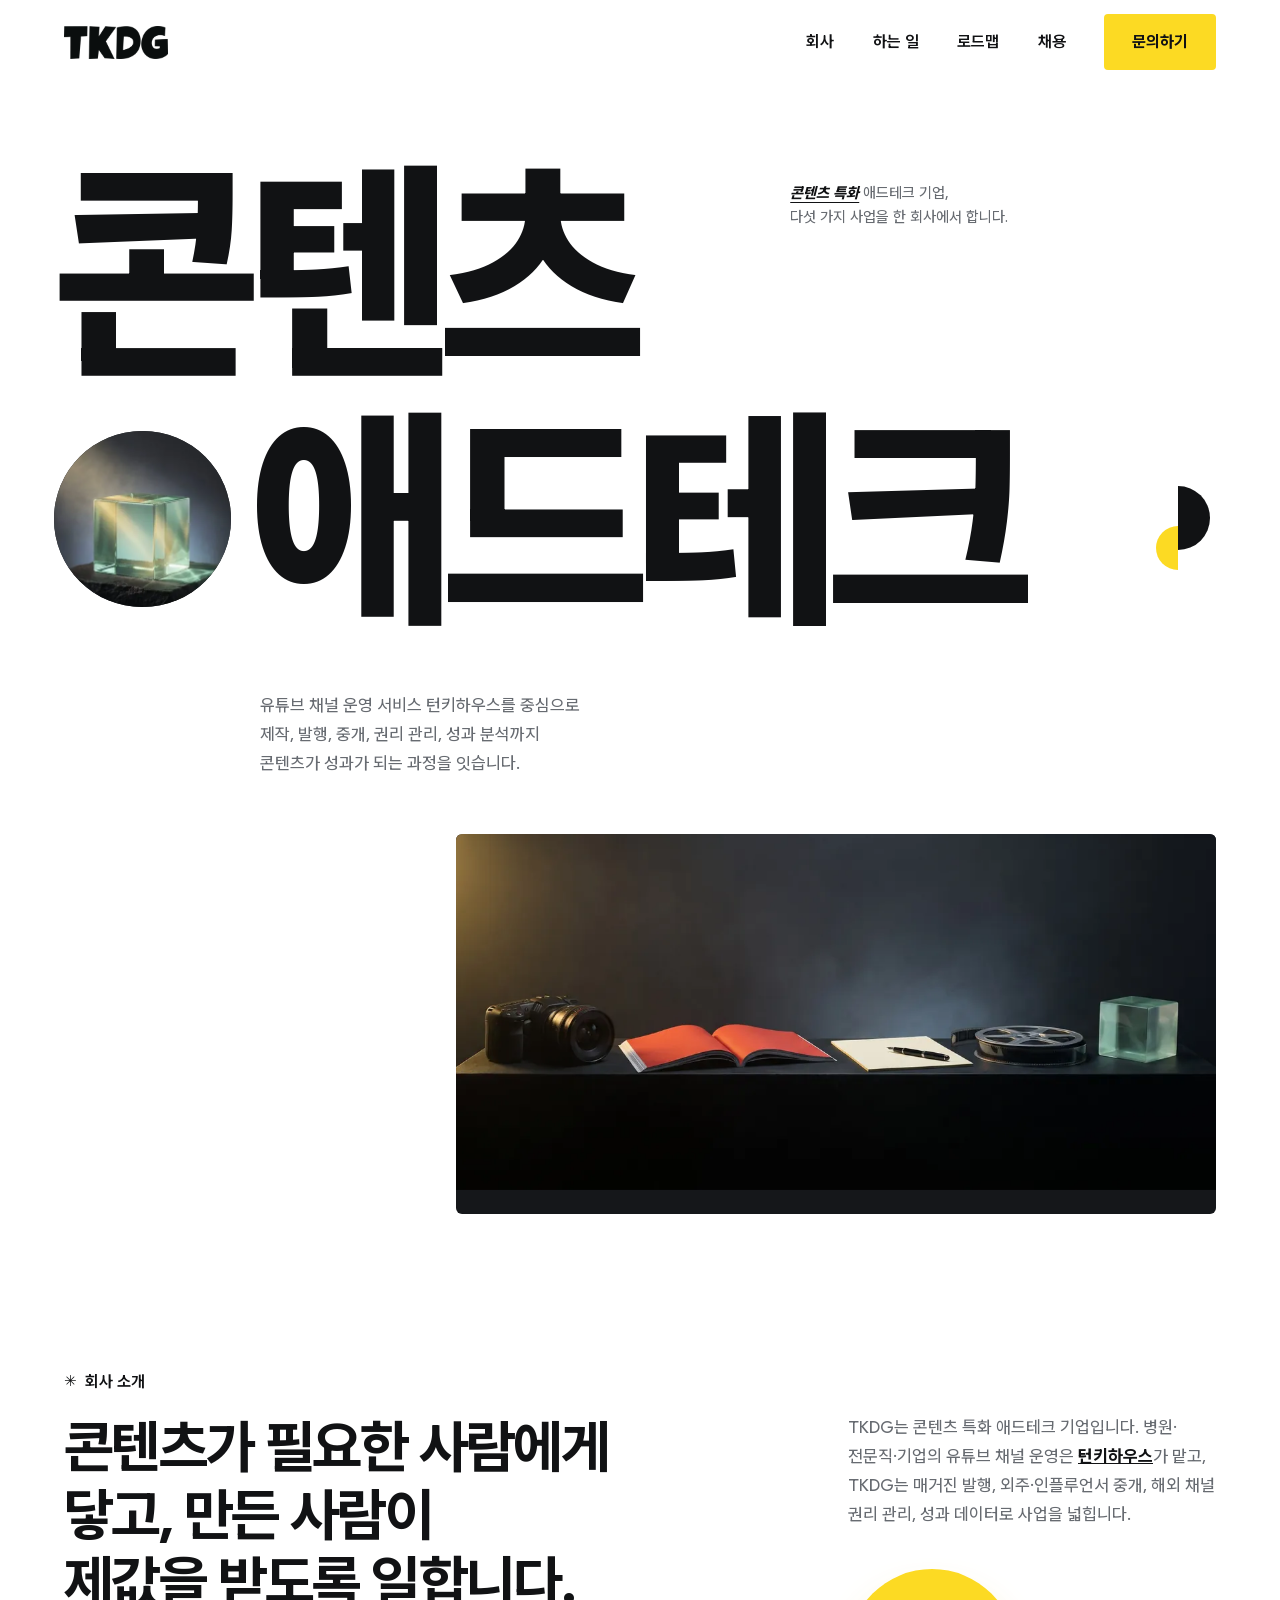
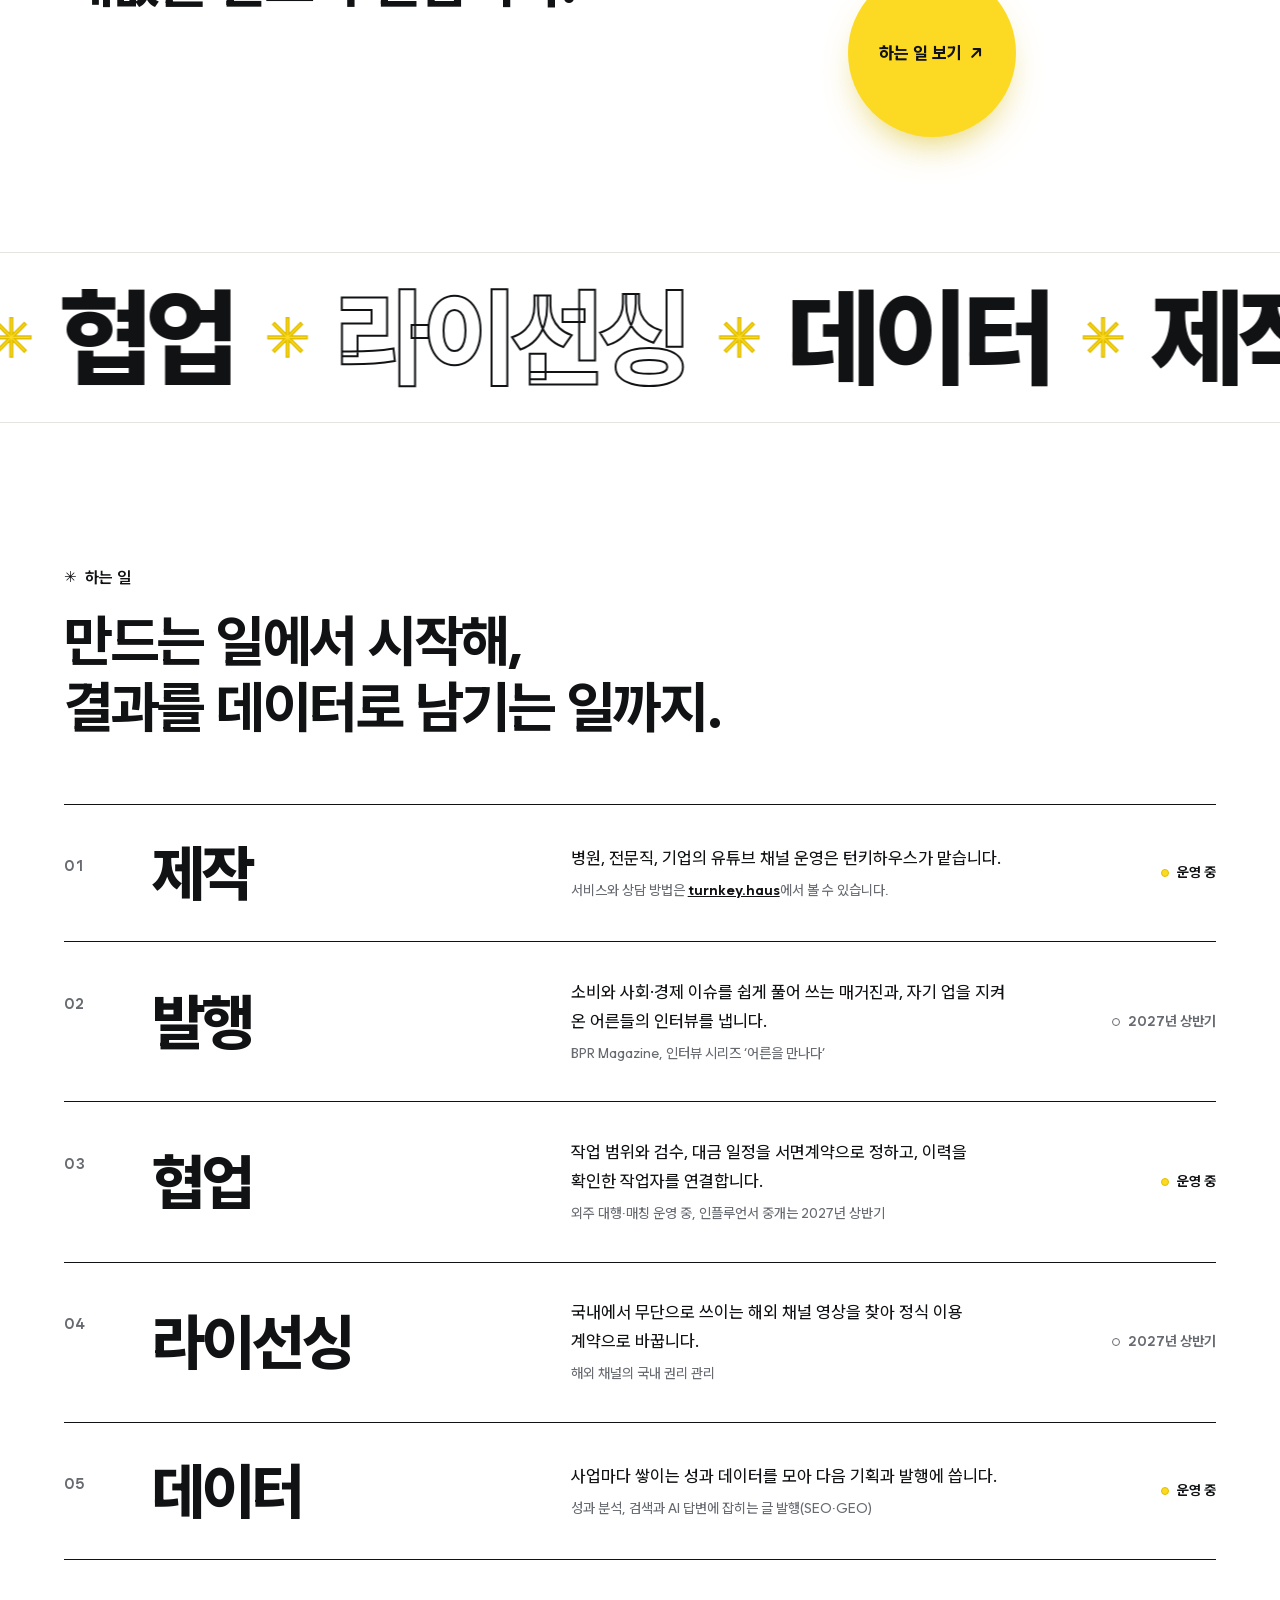
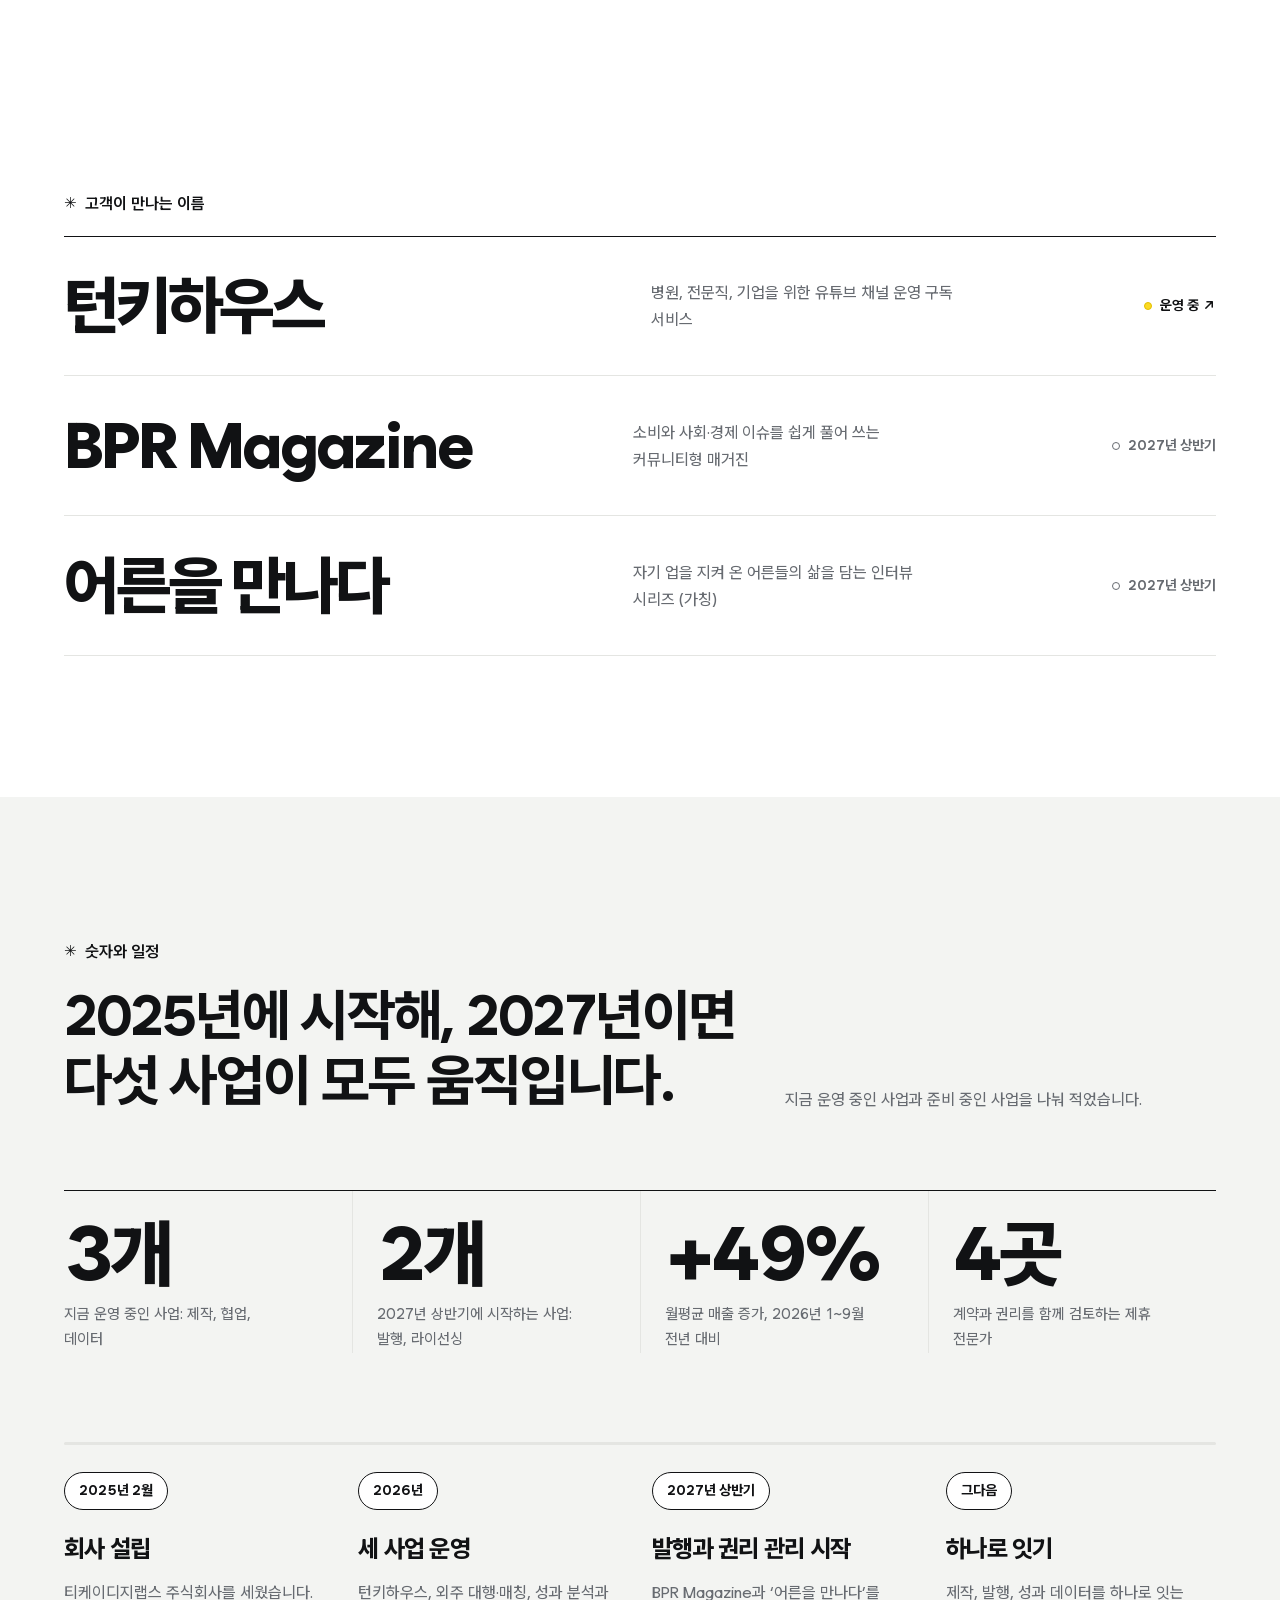
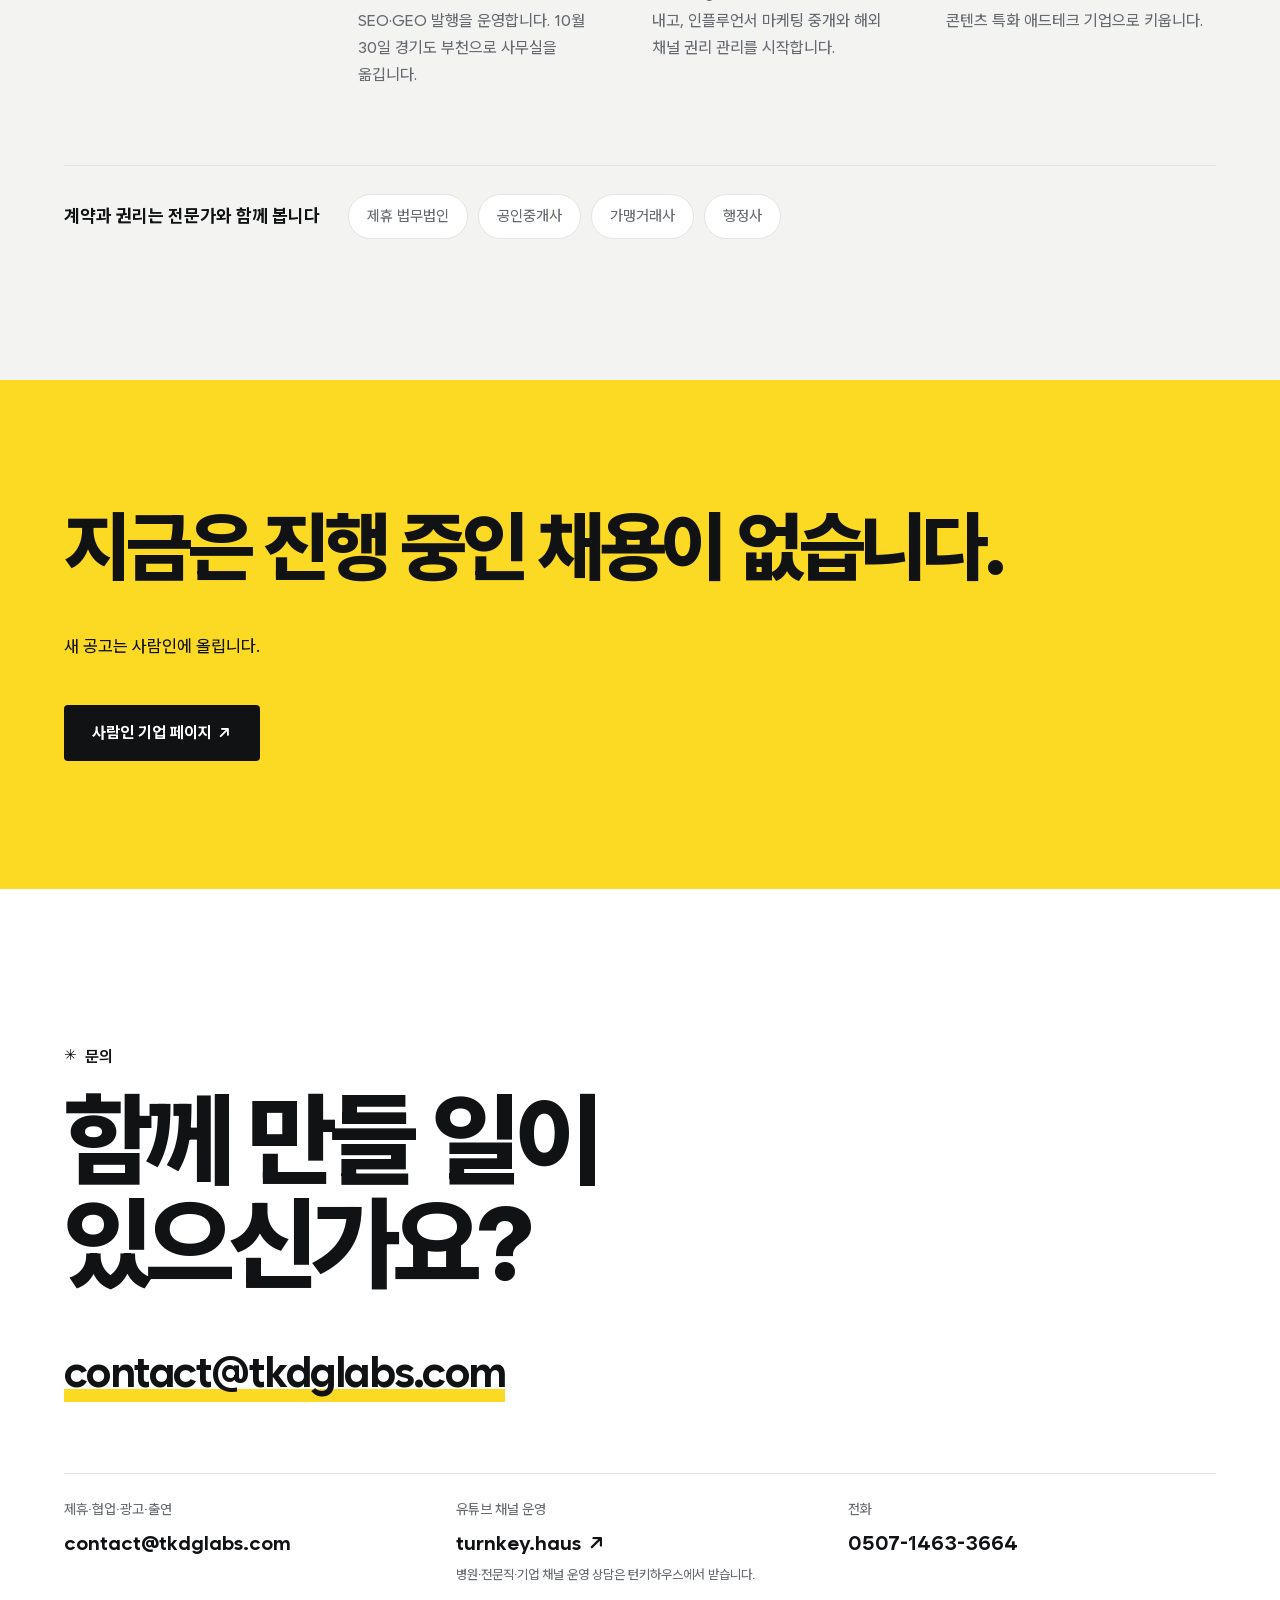
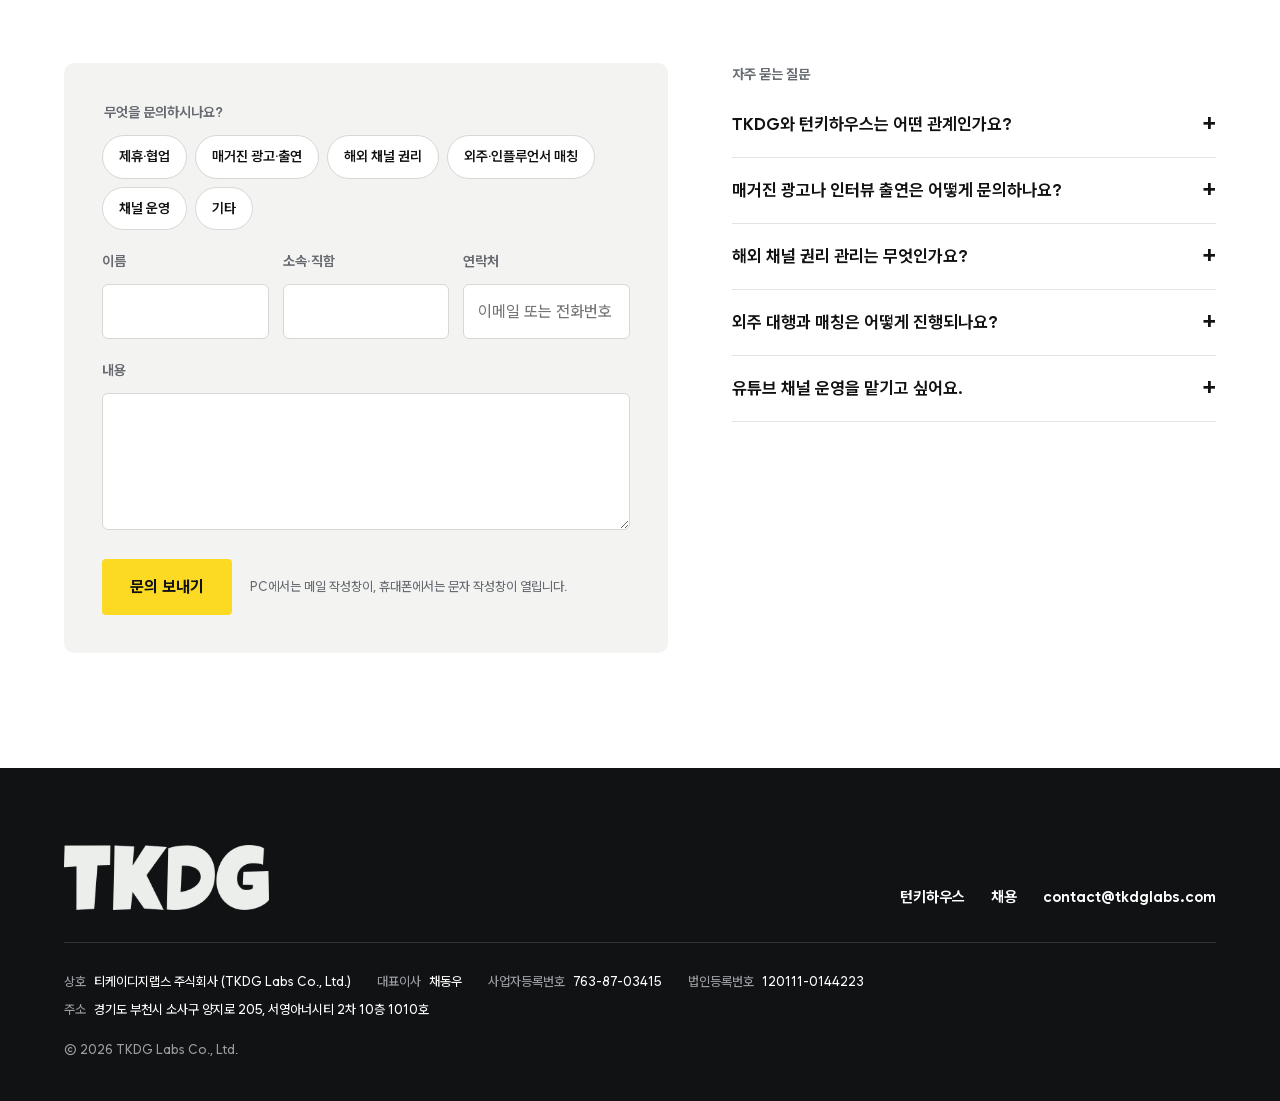
<file: index.html>
<!doctype html>
<html lang="ko" class="no-js">
  <head>
    <meta charset="UTF-8" />
    <meta name="viewport" content="width=device-width, initial-scale=1.0, viewport-fit=cover" />
    <title>티케이디지랩스(TKDG Labs) | 콘텐츠 특화 애드테크 기업</title>
    <meta name="description" content="티케이디지랩스(TKDG Labs)는 콘텐츠 특화 애드테크 기업입니다. 유튜브 채널 운영 서비스 턴키하우스를 중심으로 자체 매거진, 인플루언서·외주 중개, 해외 채널 권리 관리, 성과 분석을 합니다." />
    <meta name="theme-color" content="#ffffff" />
    <meta name="robots" content="index,follow,max-image-preview:large" />
    <link rel="canonical" href="https://tkdglabs.com/" />
    <meta property="og:type" content="website" />
    <meta property="og:site_name" content="TKDG Labs" />
    <meta property="og:locale" content="ko_KR" />
    <meta property="og:title" content="TKDG Labs | 콘텐츠가 성과가 되는 모든 과정을 잇습니다" />
    <meta property="og:description" content="콘텐츠 특화 애드테크 기업 티케이디지랩스. 채널 운영 서비스 턴키하우스, 매거진 발행, 외주·인플루언서 중개, 해외 채널 권리 관리, 성과 데이터 사업을 합니다." />
    <meta property="og:url" content="https://tkdglabs.com/" />
    <meta property="og:image" content="https://tkdglabs.com/assets/img/og-image-2026.jpg" />
    <meta property="og:image:width" content="1200" />
    <meta property="og:image:height" content="630" />
    <meta property="og:image:alt" content="TKDG 콘텐츠 애드테크" />
    <meta name="twitter:card" content="summary_large_image" />
    <meta name="twitter:title" content="TKDG Labs | 콘텐츠가 성과가 되는 모든 과정을 잇습니다" />
    <meta name="twitter:description" content="콘텐츠 특화 애드테크 기업 티케이디지랩스. 채널 운영 서비스 턴키하우스, 매거진 발행, 외주·인플루언서 중개, 해외 채널 권리 관리, 성과 데이터 사업을 합니다." />
    <meta name="twitter:image" content="https://tkdglabs.com/assets/img/og-image-2026.jpg" />
    <link rel="icon" type="image/png" sizes="16x16" href="./assets/img/favicon-16x16.png" />
    <link rel="icon" type="image/png" sizes="512x512" href="./assets/img/favicon.png" />
    <link rel="apple-touch-icon" href="./assets/img/favicon.png" />
    <link rel="stylesheet" href="./assets/fonts/wanted-sans/WantedSansVariable.css" />
    
    <link rel="stylesheet" href="./styles.css" />
    <script type="application/ld+json">
{
  "@context": "https://schema.org",
  "@graph": [
    {
      "@type": "WebSite",
      "@id": "https://tkdglabs.com/#website",
      "url": "https://tkdglabs.com/",
      "name": "TKDG Labs",
      "alternateName": [
        "티케이디지랩스",
        "TKDG"
      ],
      "inLanguage": "ko-KR",
      "publisher": {
        "@id": "https://tkdglabs.com/#org"
      }
    },
    {
      "@type": "Organization",
      "@id": "https://tkdglabs.com/#org",
      "name": "TKDG Labs Co., Ltd.",
      "legalName": "티케이디지랩스 주식회사",
      "alternateName": [
        "티케이디지랩스",
        "TKDG Labs",
        "TKDG"
      ],
      "description": "콘텐츠 특화 애드테크 기업. 유튜브 채널 운영 서비스 턴키하우스를 중심으로 자체 매거진, 인플루언서·외주 중개, 해외 채널 권리 관리, 성과 분석과 SEO·GEO 발행을 합니다.",
      "url": "https://tkdglabs.com/",
      "logo": "https://tkdglabs.com/assets/img/favicon.png",
      "image": "https://tkdglabs.com/assets/img/og-image-2026.jpg",
      "foundingDate": "2025-02-17",
      "founder": {
        "@type": "Person",
        "name": "채동우"
      },
      "taxID": "763-87-03415",
      "address": {
        "@type": "PostalAddress",
        "streetAddress": "양지로 205, 서영아너시티 2차 10층 1010호",
        "addressLocality": "부천시 소사구",
        "addressRegion": "경기도",
        "addressCountry": "KR"
      },
      "contactPoint": [
        {
          "@type": "ContactPoint",
          "contactType": "customer support",
          "telephone": "+82-507-1463-3664",
          "email": "contact@tkdglabs.com",
          "areaServed": "KR",
          "availableLanguage": [
            "ko",
            "en"
          ]
        }
      ],
      "brand": [
        {
          "@type": "Brand",
          "name": "턴키하우스 by TKDG",
          "url": "https://turnkey.haus/"
        },
        {
          "@type": "Brand",
          "name": "BPR Magazine"
        },
        {
          "@type": "Brand",
          "name": "어른을 만나다"
        }
      ],
      "sameAs": [
        "https://turnkey.haus/",
        "https://www.saramin.co.kr/zf_user/company-info/view?csn=OUVvZlR6K1FRT0hJNDNhOGczOVNkZz09"
      ]
    },
    {
      "@type": "FAQPage",
      "@id": "https://tkdglabs.com/#faq",
      "mainEntity": [
        {
          "@type": "Question",
          "name": "TKDG와 턴키하우스는 어떤 관계인가요?",
          "acceptedAnswer": {
            "@type": "Answer",
            "text": "턴키하우스는 티케이디지랩스(TKDG)가 운영하는 유튜브 채널 운영 서비스입니다. 회사는 TKDG이고, 병원·전문직·기업 고객사는 턴키하우스라는 이름으로 저희를 만납니다."
          }
        },
        {
          "@type": "Question",
          "name": "매거진 광고나 인터뷰 출연은 어떻게 문의하나요?",
          "acceptedAnswer": {
            "@type": "Answer",
            "text": "contact@tkdglabs.com이나 0507-1463-3664로 연락해 주세요. BPR Magazine과 ‘어른을 만나다’는 2027년 상반기에 시작합니다."
          }
        },
        {
          "@type": "Question",
          "name": "해외 채널 권리 관리는 무엇인가요?",
          "acceptedAnswer": {
            "@type": "Answer",
            "text": "국내에서 무단으로 쓰이는 해외 채널 영상을 찾아 정식 이용 계약으로 바꾸고, 이용료를 원작자에게 정산하는 일입니다. 2027년 상반기에 시작합니다."
          }
        },
        {
          "@type": "Question",
          "name": "외주 대행과 매칭은 어떻게 진행되나요?",
          "acceptedAnswer": {
            "@type": "Answer",
            "text": "작업 범위, 검수, 대금 일정을 표준 서면계약으로 정하고, 작업자의 이력을 확인한 뒤 연결합니다. 전담 PM이 납품까지 일정과 품질을 관리합니다."
          }
        },
        {
          "@type": "Question",
          "name": "유튜브 채널 운영을 맡기고 싶어요.",
          "acceptedAnswer": {
            "@type": "Answer",
            "text": "채널 운영은 턴키하우스(turnkey.haus)에서 맡습니다. 서비스 내용과 상담 방법은 turnkey.haus에서 확인할 수 있습니다."
          }
        }
      ]
    }
  ]
}
    </script>
  </head>
  <body>
    <a class="skip" href="#main">본문으로 건너뛰기</a>
    <div class="cursor" aria-hidden="true"></div>

    <div class="recruit" id="recruitBar" data-until="2026-11-15T23:59:59+09:00">
      <p><b>마케팅 기획자와 바이럴 마케터를 찾습니다</b><span>11월 15일(일) 마감</span></p>
      <a href="https://www.saramin.co.kr/zf_user/jobs/relay/view?rec_idx=55336740&amp;view_type=list" target="_blank" rel="noopener">공고 보기 ↗</a>
    </div>

    <header class="nav" id="nav">
      <div class="nav__in">
        <a class="nav__logo" href="#top" aria-label="TKDG Labs 처음으로"><img src="./assets/img/tkdg-labs-logo-312.png" alt="TKDG" width="312" height="99" /></a>
        <button class="nav__toggle" id="navToggle" type="button" aria-expanded="false" aria-controls="navMenu"><span class="sr">메뉴</span><i></i><i></i></button>
        <nav class="nav__menu" id="navMenu" aria-label="주요 메뉴">
          <a href="#about">회사</a>
          <a href="#work">하는 일</a>
          <a href="#company">로드맵</a>
          <a href="#careers">채용</a>
          <a class="nav__cta" href="#contact">문의하기</a>
        </nav>
      </div>
    </header>

    <main id="main">
      <!-- HERO -->
      <section class="hero" id="top" aria-labelledby="heroTitle">
        <div class="wrap hero__in">
          <h1 class="hero__title" id="heroTitle">
            <span class="hero__row hero__row--1"><span class="hero__word">콘텐츠</span></span>
            <span class="hero__row hero__row--2"><span class="hero__orb" aria-hidden="true"><video id="orbVideo" muted playsinline loop preload="none" poster="./assets/img/orb.webp"><source data-src="./assets/video/hero-720.mp4" type="video/mp4" /></video></span><span class="hero__word">애드테크</span></span>
          </h1>
          <p class="hero__note"><a href="#about">콘텐츠 특화</a> 애드테크 기업,<br />다섯 가지 사업을 한 회사에서 합니다.</p>
          <span class="hero__shapes" aria-hidden="true"><i></i><i></i></span>
          <p class="hero__lead">유튜브 채널 운영 서비스 턴키하우스를 중심으로 제작, 발행, 중개, 권리 관리, 성과 분석까지 콘텐츠가 성과가 되는 과정을 잇습니다.</p>
          <figure class="hero__photo">
            <picture>
              <source type="image/webp" srcset="./assets/img/hero-800.webp 800w, ./assets/img/hero-1200.webp 1200w, ./assets/img/hero-2400.webp 2400w" sizes="(max-width: 900px) 100vw, 70vw" />
              <img src="./assets/img/hero-1200.jpg" srcset="./assets/img/hero-800.jpg 800w, ./assets/img/hero-1200.jpg 1200w, ./assets/img/hero.jpg 2400w" sizes="(max-width: 900px) 100vw, 70vw" alt="어두운 스튜디오의 검은 좌대 위에 카메라, 붉은 매거진, 종이와 만년필, 필름 릴, 유리 큐브가 놓여 있다" width="2400" height="1340" />
            </picture>
          </figure>
        </div>
      </section>

      <!-- ABOUT -->
      <section class="about" id="about" aria-labelledby="aboutTitle">
        <div class="wrap">
          <p class="kicker"><span aria-hidden="true">✳</span> 회사 소개</p>
          <div class="about__grid">
            <h2 class="about__title" id="aboutTitle">콘텐츠가 필요한 사람에게 닿고, 만든 사람이 제값을 받도록 일합니다.</h2>
            <div class="about__side">
              <p>TKDG는 콘텐츠 특화 애드테크 기업입니다. 병원·전문직·기업의 유튜브 채널 운영은 <a href="https://turnkey.haus/" target="_blank" rel="noopener">턴키하우스</a>가 맡고, TKDG는 매거진 발행, 외주·인플루언서 중개, 해외 채널 권리 관리, 성과 데이터로 사업을 넓힙니다.</p>
              <a class="orb-btn" href="#work"><span>하는 일 보기</span></a>
            </div>
          </div>
        </div>
      </section>

      <!-- MARQUEE -->
      <div class="marquee" aria-hidden="true">
        <div class="marquee__track" id="marquee">
          <span>제작</span><i>✳</i><span class="o">발행</span><i>✳</i><span>협업</span><i>✳</i><span class="o">라이선싱</span><i>✳</i><span>데이터</span><i>✳</i>
          <span>제작</span><i>✳</i><span class="o">발행</span><i>✳</i><span>협업</span><i>✳</i><span class="o">라이선싱</span><i>✳</i><span>데이터</span><i>✳</i>
        </div>
      </div>

      <!-- WORK -->
      <section class="work" id="work" aria-labelledby="workTitle">
        <div class="wrap">
          <div class="sec-head">
            <p class="kicker"><span aria-hidden="true">✳</span> 하는 일</p>
            <h2 id="workTitle">만드는 일에서 시작해,<br />결과를 데이터로 남기는 일까지.</h2>
          </div>
          <ol class="svcs" id="svcs">
            <li class="svc" data-img="./assets/img/obj-camera-sm.jpg">
              <span class="svc__no">01</span>
              <h3 class="svc__name">제작</h3>
              <div class="svc__body">
                <p>병원, 전문직, 기업의 유튜브 채널 운영은 턴키하우스가 맡습니다.</p>
                <small>서비스와 상담 방법은 <a href="https://turnkey.haus/" target="_blank" rel="noopener">turnkey.haus</a>에서 볼 수 있습니다.</small>
              </div>
              <span class="tag tag--on">운영 중</span>
            </li>
            <li class="svc" data-img="./assets/img/obj-magazine-sm.jpg">
              <span class="svc__no">02</span>
              <h3 class="svc__name">발행</h3>
              <div class="svc__body">
                <p>소비와 사회·경제 이슈를 쉽게 풀어 쓰는 매거진과, 자기 업을 지켜 온 어른들의 인터뷰를 냅니다.</p>
                <small>BPR Magazine, 인터뷰 시리즈 ‘어른을 만나다’</small>
              </div>
              <span class="tag">2027년 상반기</span>
            </li>
            <li class="svc" data-img="./assets/img/obj-contract-sm.jpg">
              <span class="svc__no">03</span>
              <h3 class="svc__name">협업</h3>
              <div class="svc__body">
                <p>작업 범위와 검수, 대금 일정을 서면계약으로 정하고, 이력을 확인한 작업자를 연결합니다.</p>
                <small>외주 대행·매칭 운영 중, 인플루언서 중개는 2027년 상반기</small>
              </div>
              <span class="tag tag--on">운영 중</span>
            </li>
            <li class="svc" data-img="./assets/img/obj-film-sm.jpg">
              <span class="svc__no">04</span>
              <h3 class="svc__name">라이선싱</h3>
              <div class="svc__body">
                <p>국내에서 무단으로 쓰이는 해외 채널 영상을 찾아 정식 이용 계약으로 바꿉니다.</p>
                <small>해외 채널의 국내 권리 관리</small>
              </div>
              <span class="tag">2027년 상반기</span>
            </li>
            <li class="svc" data-img="./assets/img/obj-cube-sm.jpg">
              <span class="svc__no">05</span>
              <h3 class="svc__name">데이터</h3>
              <div class="svc__body">
                <p>사업마다 쌓이는 성과 데이터를 모아 다음 기획과 발행에 씁니다.</p>
                <small>성과 분석, 검색과 AI 답변에 잡히는 글 발행(SEO·GEO)</small>
              </div>
              <span class="tag tag--on">운영 중</span>
            </li>
          </ol>
        </div>
        <img class="svc-preview" id="svcPreview" src="./assets/img/obj-camera-sm.jpg" alt="" aria-hidden="true" width="540" height="720" loading="lazy" />
      </section>

      <!-- BRANDS -->
      <section class="brands" id="brands" aria-labelledby="brandsTitle">
        <div class="wrap">
          <h2 class="kicker" id="brandsTitle"><span aria-hidden="true">✳</span> 고객이 만나는 이름</h2>
          <ul class="brandlist">
            <li>
              <a class="brandrow" href="https://turnkey.haus/" target="_blank" rel="noopener">
                <span class="brandrow__name">턴키하우스</span>
                <span class="brandrow__desc">병원, 전문직, 기업을 위한 유튜브 채널 운영 구독 서비스</span>
                <span class="tag tag--on">운영 중 ↗</span>
              </a>
            </li>
            <li>
              <div class="brandrow">
                <span class="brandrow__name">BPR Magazine</span>
                <span class="brandrow__desc">소비와 사회·경제 이슈를 쉽게 풀어 쓰는 커뮤니티형 매거진</span>
                <span class="tag">2027년 상반기</span>
              </div>
            </li>
            <li>
              <div class="brandrow">
                <span class="brandrow__name">어른을 만나다</span>
                <span class="brandrow__desc">자기 업을 지켜 온 어른들의 삶을 담는 인터뷰 시리즈 (가칭)</span>
                <span class="tag">2027년 상반기</span>
              </div>
            </li>
          </ul>
        </div>
      </section>

      <!-- COMPANY: facts and roadmap -->
      <section class="company" id="company" aria-labelledby="companyTitle">
        <div class="wrap">
          <div class="sec-head sec-head--split">
            <div>
              <p class="kicker"><span aria-hidden="true">✳</span> 숫자와 일정</p>
              <h2 id="companyTitle">2025년에 시작해, 2027년이면 다섯 사업이 모두 움직입니다.</h2>
            </div>
            <p class="sec-head__aside">지금 운영 중인 사업과 준비 중인 사업을 나눠 적었습니다.</p>
          </div>
          <ul class="figures">
            <li><strong data-count="3" data-suffix="개">3개</strong><span>지금 운영 중인 사업: 제작, 협업, 데이터</span></li>
            <li><strong data-count="2" data-suffix="개">2개</strong><span>2027년 상반기에 시작하는 사업: 발행, 라이선싱</span></li>
            <li><strong data-count="50" data-prefix="+" data-suffix="%">+50%</strong><span>월평균 매출 증가, 2026년 1~9월 전년 대비</span></li>
            <li><strong data-count="4" data-suffix="곳">4곳</strong><span>계약과 권리를 함께 검토하는 제휴 전문가</span></li>
          </ul>
          <ol class="steps steps--road" id="steps">
            <li><span>2025년 2월</span><b>회사 설립</b><p>티케이디지랩스 주식회사를 세웠습니다.</p></li>
            <li><span>2026년</span><b>세 사업 운영</b><p>턴키하우스, 외주 대행·매칭, 성과 분석과 SEO·GEO 발행을 운영합니다. 10월 30일 경기도 부천으로 사무실을 옮깁니다.</p></li>
            <li><span>2027년 상반기</span><b>발행과 권리 관리 시작</b><p>BPR Magazine과 ‘어른을 만나다’를 내고, 인플루언서 마케팅 중개와 해외 채널 권리 관리를 시작합니다.</p></li>
            <li><span>그다음</span><b>하나로 잇기</b><p>제작, 발행, 성과 데이터를 하나로 잇는 콘텐츠 특화 애드테크 기업으로 키웁니다.</p></li>
          </ol>
          <div class="metrics">
            <h3>계약과 권리는 전문가와 함께 봅니다</h3>
            <ul>
              <li>제휴 법무법인</li>
              <li>공인중개사</li>
              <li>가맹거래사</li>
              <li>행정사</li>
            </ul>
          </div>
        </div>
      </section>

      <!-- CAREERS -->
      <section class="careers" id="careers" aria-labelledby="careersTitle">
        <div class="wrap">
          <div class="job" id="jobOpen" data-until="2026-11-15T23:59:59+09:00">
            <p class="kicker"><span aria-hidden="true">✳</span> 채용 중</p>
            <h2 id="careersTitle">제안서로 이기고,<br />피드로 키울 사람을 찾습니다.</h2>
            <div class="job__roles">
              <div><h3>마케팅 기획자</h3><p>소개서·제안서 디자인, 비딩·경쟁 PT</p></div>
              <div><h3>바이럴 마케터</h3><p>고객사 SNS 채널 운영, 배너광고</p></div>
            </div>
            <ul class="job__facts">
              <li><span>경력</span>신입 ~ 3년 차</li>
              <li><span>근무</span>11시 출근, 주 2일 재택</li>
              <li><span>형태</span>정규직, 수습 3개월</li>
              <li><span>마감</span>11월 15일(일)</li>
            </ul>
            <a class="btn btn--ink" href="https://www.saramin.co.kr/zf_user/jobs/relay/view?rec_idx=55336740&amp;view_type=list" target="_blank" rel="noopener">사람인에서 지원하기 ↗</a>
          </div>
          <div class="job job--closed" id="jobClosed" hidden>
            <h2>지금은 진행 중인 채용이 없습니다.</h2>
            <p>새 공고는 사람인에 올립니다.</p>
            <a class="btn btn--ink" href="https://www.saramin.co.kr/zf_user/company-info/view?csn=OUVvZlR6K1FRT0hJNDNhOGczOVNkZz09" target="_blank" rel="noopener">사람인 기업 페이지 ↗</a>
          </div>
        </div>
      </section>

      <!-- CONTACT -->
      <section class="contact" id="contact" aria-labelledby="contactTitle">
        <div class="wrap">
          <p class="kicker"><span aria-hidden="true">✳</span> 문의</p>
          <h2 class="contact__title" id="contactTitle">함께 만들 일이<br />있으신가요?</h2>
          <a class="contact__mail" href="mailto:contact@tkdglabs.com">contact@tkdglabs.com</a>
          <ul class="desks">
            <li><span>제휴·협업·광고·출연</span><a href="mailto:contact@tkdglabs.com">contact@tkdglabs.com</a></li>
            <li><span>유튜브 채널 운영</span><a href="https://turnkey.haus/" target="_blank" rel="noopener">turnkey.haus ↗</a><small>병원·전문직·기업 채널 운영 상담은 턴키하우스에서 받습니다.</small></li>
            <li><span>전화</span><a href="tel:050714633664">0507-1463-3664</a></li>
          </ul>

          <div class="contact__grid">
            <form class="form" id="inquiryForm" novalidate>
              <fieldset>
                <legend>무엇을 문의하시나요?</legend>
                <div class="chips">
                  <label><input type="radio" name="purpose" value="제휴·협업" /><span>제휴·협업</span></label>
                  <label><input type="radio" name="purpose" value="매거진 광고·출연" /><span>매거진 광고·출연</span></label>
                  <label><input type="radio" name="purpose" value="해외 채널 권리" /><span>해외 채널 권리</span></label>
                  <label><input type="radio" name="purpose" value="외주·인플루언서 매칭" /><span>외주·인플루언서 매칭</span></label>
                  <label><input type="radio" name="purpose" value="채널 운영" /><span>채널 운영</span></label>
                  <label><input type="radio" name="purpose" value="기타" /><span>기타</span></label>
                </div>
                <p class="form__hint" id="channelHint" hidden>채널 운영 상담은 <a href="https://turnkey.haus/" target="_blank" rel="noopener">턴키하우스</a>에서 더 빨리 받으실 수 있어요.</p>
              </fieldset>
              <div class="form__row">
                <label><span>이름</span><input id="f-name" name="name" type="text" autocomplete="name" /></label>
                <label><span>소속·직함</span><input id="f-org" name="org" type="text" autocomplete="organization" /></label>
                <label><span>연락처</span><input id="f-contact" name="contact" type="text" placeholder="이메일 또는 전화번호" /></label>
              </div>
              <label class="form__full"><span>내용</span><textarea id="f-message" name="message" rows="4"></textarea></label>
              <div class="form__foot">
                <button class="btn btn--key" type="submit">문의 보내기</button>
                <p class="form__msg" id="inquiryResult" role="status" aria-live="polite">PC에서는 메일 작성창이, 휴대폰에서는 문자 작성창이 열립니다.</p>
              </div>
            </form>

            <div class="faq">
              <h3>자주 묻는 질문</h3>
              <details><summary>TKDG와 턴키하우스는 어떤 관계인가요?</summary><p>턴키하우스는 티케이디지랩스(TKDG)가 운영하는 유튜브 채널 운영 서비스입니다. 회사는 TKDG이고, 병원·전문직·기업 고객사는 턴키하우스라는 이름으로 저희를 만납니다.</p></details>
              <details><summary>매거진 광고나 인터뷰 출연은 어떻게 문의하나요?</summary><p>contact@tkdglabs.com이나 0507-1463-3664로 연락해 주세요. BPR Magazine과 ‘어른을 만나다’는 2027년 상반기에 시작합니다.</p></details>
              <details><summary>해외 채널 권리 관리는 무엇인가요?</summary><p>국내에서 무단으로 쓰이는 해외 채널 영상을 찾아 정식 이용 계약으로 바꾸고, 이용료를 원작자에게 정산하는 일입니다. 2027년 상반기에 시작합니다.</p></details>
              <details><summary>외주 대행과 매칭은 어떻게 진행되나요?</summary><p>작업 범위, 검수, 대금 일정을 표준 서면계약으로 정하고, 작업자 이력을 확인한 뒤 연결합니다. 전담 PM이 납품까지 일정과 품질을 관리합니다.</p></details>
              <details><summary>유튜브 채널 운영을 맡기고 싶어요.</summary><p>채널 운영은 턴키하우스에서 맡습니다. <a href="https://turnkey.haus/" target="_blank" rel="noopener">turnkey.haus</a>에서 서비스 내용과 상담 방법을 확인해 주세요.</p></details>
            </div>
          </div>
        </div>
      </section>
    </main>

    <footer class="foot">
      <div class="wrap">
        <div class="foot__top">
          <img class="foot__logo" src="./assets/img/tkdg-logo-white.png" alt="TKDG" width="600" height="190" loading="lazy" />
          <p class="foot__links"><a href="https://turnkey.haus/" target="_blank" rel="noopener">턴키하우스</a><a id="footJobs" href="https://www.saramin.co.kr/zf_user/jobs/relay/view?rec_idx=55336740&amp;view_type=list" data-closed-href="https://www.saramin.co.kr/zf_user/company-info/view?csn=OUVvZlR6K1FRT0hJNDNhOGczOVNkZz09" target="_blank" rel="noopener">채용</a><a href="mailto:contact@tkdglabs.com">contact@tkdglabs.com</a></p>
        </div>
        <dl class="foot__info">
          <div><dt>상호</dt><dd>티케이디지랩스 주식회사 (TKDG Labs Co., Ltd.)</dd></div>
          <div><dt>대표이사</dt><dd>채동우</dd></div>
          <div><dt>사업자등록번호</dt><dd>763-87-03415</dd></div>
          <div><dt>법인등록번호</dt><dd>120111-0144223</dd></div>
          <div><dt>주소</dt><dd>경기도 부천시 소사구 양지로 205, 서영아너시티 2차 10층 1010호</dd></div>
        </dl>
        <p class="foot__copy">© 2026 TKDG Labs Co., Ltd.</p>
      </div>
    </footer>

    <script src="./assets/vendor/lenis.min.js" defer></script>
    <script src="./assets/vendor/gsap.min.js" defer></script>
    <script src="./assets/vendor/ScrollTrigger.min.js" defer></script>
    <script src="./assets/vendor/SplitText.min.js" defer></script>
    <script src="./script.js" defer></script>
  </body>
</html>
</file>
<file: assets/fonts/wanted-sans/WantedSansVariable.css>
/*
Copyright (c) 2024 Wanted Lab, Inc., with Reserved Font Name Wanted Sans Variable.
https://github.com/wanteddev/wanted-sans

This Font Software is licensed under the SIL Open Font License, Version 1.1.
This license is copied below, and is also available with a FAQ at:
http://scripts.sil.org/OFL
*/
/* [0] */
@font-face {
    font-family: "Wanted Sans Variable";
    font-style: normal;
    font-display: swap;
    font-weight: 400 1000;
    src: url("./woff2/WantedSansVariable.split.0.woff2") format("woff2-variations");
    unicode-range: U+d723-d728, U+d72a-d733, U+d735-d748, U+d74a-d74f, U+d752-d753, U+d755-d757, U+d75a-d75f, U+d762-d764, U+d766-d768, U+d76a-d76b, U+d76d-d76f, U+d771-d787, U+d789-d78b, U+d78d-d78f, U+d791-d797, U+d79a, U+d79c, U+d79e-d7a3, U+f900-f909, U+f90b-f92e;
}
/* [1] */
@font-face {
    font-family: "Wanted Sans Variable";
    font-style: normal;
    font-display: swap;
    font-weight: 400 1000;
    src: url("./woff2/WantedSansVariable.split.1.woff2") format("woff2-variations");
    unicode-range: U+d679-d68b, U+d68e-d69e, U+d6a0, U+d6a2-d6a7, U+d6a9-d6c3, U+d6c6-d6c7, U+d6c9-d6cb, U+d6cd-d6d3, U+d6d5-d6d6, U+d6d8-d6e3, U+d6e5-d6e7, U+d6e9-d6fb, U+d6fd-d717, U+d719-d71f, U+d721-d722;
}
/* [2] */
@font-face {
    font-family: "Wanted Sans Variable";
    font-style: normal;
    font-display: swap;
    font-weight: 400 1000;
    src: url("./woff2/WantedSansVariable.split.2.woff2") format("woff2-variations");
    unicode-range: U+d5bc-d5c7, U+d5ca-d5cb, U+d5cd-d5cf, U+d5d1-d5d7, U+d5d9-d5da, U+d5dc, U+d5de-d5e3, U+d5e6-d5e7, U+d5e9-d5eb, U+d5ed-d5f6, U+d5f8, U+d5fa-d5ff, U+d602-d603, U+d605-d607, U+d609-d60f, U+d612-d613, U+d616-d61b, U+d61d-d637, U+d63a-d63b, U+d63d-d63f, U+d641-d647, U+d64a-d64c, U+d64e-d653, U+d656-d657, U+d659-d65b, U+d65d-d666, U+d668, U+d66a-d678;
}
/* [3] */
@font-face {
    font-family: "Wanted Sans Variable";
    font-style: normal;
    font-display: swap;
    font-weight: 400 1000;
    src: url("./woff2/WantedSansVariable.split.3.woff2") format("woff2-variations");
    unicode-range: U+d507, U+d509-d50b, U+d50d-d513, U+d515-d53b, U+d53e-d53f, U+d541-d543, U+d545-d54c, U+d54e, U+d550, U+d552-d557, U+d55a-d55b, U+d55d-d55f, U+d561-d564, U+d566-d567, U+d56a, U+d56c, U+d56e-d573, U+d576-d577, U+d579-d583, U+d585-d586, U+d58a-d5a4, U+d5a6-d5bb;
}
/* [4] */
@font-face {
    font-family: "Wanted Sans Variable";
    font-style: normal;
    font-display: swap;
    font-weight: 400 1000;
    src: url("./woff2/WantedSansVariable.split.4.woff2") format("woff2-variations");
    unicode-range: U+d464-d477, U+d47a-d47b, U+d47d-d47f, U+d481-d487, U+d489-d48a, U+d48c, U+d48e-d4e7, U+d4e9-d503, U+d505-d506;
}
/* [5] */
@font-face {
    font-family: "Wanted Sans Variable";
    font-style: normal;
    font-display: swap;
    font-weight: 400 1000;
    src: url("./woff2/WantedSansVariable.split.5.woff2") format("woff2-variations");
    unicode-range: U+d3bf-d3c7, U+d3ca-d3cf, U+d3d1-d3eb, U+d3ee-d3ef, U+d3f1-d3f3, U+d3f5-d3fb, U+d3fd-d600, U+d402-d45b, U+d45d-d463;
}
/* [6] */
@font-face {
    font-family: "Wanted Sans Variable";
    font-style: normal;
    font-display: swap;
    font-weight: 400 1000;
    src: url("./woff2/WantedSansVariable.split.6.woff2") format("woff2-variations");
    unicode-range: U+d2ff, U+d302-d304, U+d306-d30b, U+d30f, U+d311-d313, U+d315-d31b, U+d31e, U+d322-d324, U+d326-d327, U+d32a-d32b, U+d32d-d32f, U+d331-d337, U+d339-d33c, U+d33e-d37b, U+d37e-d37f, U+d381-d383, U+d385-d38b, U+d38e-d390, U+d392-d397, U+d39a-d39b, U+d39d-d39f, U+d3a1-d3a7, U+d3a9-d3aa, U+d3ac, U+d3ae-d3b3, U+d3b5-d3b7, U+d3b9-d3bb, U+d3bd-d3be;
}
/* [7] */
@font-face {
    font-family: "Wanted Sans Variable";
    font-style: normal;
    font-display: swap;
    font-weight: 400 1000;
    src: url("./woff2/WantedSansVariable.split.7.woff2") format("woff2-variations");
    unicode-range: U+d257-d27f, U+d281-d29b, U+d29d-d29f, U+d2a1-d2ab, U+d2ad-d2b7, U+d2ba-d2bb, U+d2bd-d2bf, U+d2c1-d2c7, U+d2c9-d2ef, U+d2f2-d2f3, U+d2f5-d2f7, U+d2f9-d2fe;
}
/* [8] */
@font-face {
    font-family: "Wanted Sans Variable";
    font-style: normal;
    font-display: swap;
    font-weight: 400 1000;
    src: url("./woff2/WantedSansVariable.split.8.woff2") format("woff2-variations");
    unicode-range: U+d1b4, U+d1b6-d1f3, U+d1f5-d22b, U+d22e-d22f, U+d231-d233, U+d235-d23b, U+d23d-d240, U+d242-d256;
}
/* [9] */
@font-face {
    font-family: "Wanted Sans Variable";
    font-style: normal;
    font-display: swap;
    font-weight: 400 1000;
    src: url("./woff2/WantedSansVariable.split.9.woff2") format("woff2-variations");
    unicode-range: U+d105-d12f, U+d132-d133, U+d135-d137, U+d139-d13f, U+d141-d142, U+d144, U+d146-d14b, U+d14e-d14f, U+d151-d153, U+d155-d15b, U+d15e-d187, U+d189-d19f, U+d1a2-d1a3, U+d1a5-d1a7, U+d1a9-d1af, U+d1b2-d1b3;
}
/* [10] */
@font-face {
    font-family: "Wanted Sans Variable";
    font-style: normal;
    font-display: swap;
    font-weight: 400 1000;
    src: url("./woff2/WantedSansVariable.split.10.woff2") format("woff2-variations");
    unicode-range: U+d04b-d04f, U+d051-d057, U+d059-d06b, U+d06d-d06f, U+d071-d073, U+d075-d07b, U+d07e-d0a3, U+d0a6-d0a7, U+d0a9-d0ab, U+d0ad-d0b3, U+d0b6, U+d0b8, U+d0ba-d0bf, U+d0c2-d0c3, U+d0c5-d0c7, U+d0c9-d0cf, U+d0d2, U+d0d6-d0db, U+d0de-d0df, U+d0e1-d0e3, U+d0e5-d0eb, U+d0ee-d0f0, U+d0f2-d104;
}
/* [11] */
@font-face {
    font-family: "Wanted Sans Variable";
    font-style: normal;
    font-display: swap;
    font-weight: 400 1000;
    src: url("./woff2/WantedSansVariable.split.11.woff2") format("woff2-variations");
    unicode-range: U+cfa2-cfc3, U+cfc5-cfdf, U+cfe2-cfe3, U+cfe5-cfe7, U+cfe9-cff4, U+cff6-cffb, U+cffd-cfff, U+d001-d003, U+d005-d017, U+d019-d033, U+d036-d037, U+d039-d03b, U+d03d-d04a;
}
/* [12] */
@font-face {
    font-family: "Wanted Sans Variable";
    font-style: normal;
    font-display: swap;
    font-weight: 400 1000;
    src: url("./woff2/WantedSansVariable.split.12.woff2") format("woff2-variations");
    unicode-range: U+cef0-cef3, U+cef6, U+cef9-ceff, U+cf01-cf03, U+cf05-cf07, U+cf09-cf0f, U+cf11-cf12, U+cf14-cf1b, U+cf1d-cf1f, U+cf21-cf2f, U+cf31-cf53, U+cf56-cf57, U+cf59-cf5b, U+cf5d-cf63, U+cf66, U+cf68, U+cf6a-cf6f, U+cf71-cf84, U+cf86-cf8b, U+cf8d-cfa1;
}
/* [13] */
@font-face {
    font-family: "Wanted Sans Variable";
    font-style: normal;
    font-display: swap;
    font-weight: 400 1000;
    src: url("./woff2/WantedSansVariable.split.13.woff2") format("woff2-variations");
    unicode-range: U+ce3c-ce57, U+ce5a-ce5b, U+ce5d-ce5f, U+ce61-ce67, U+ce6a, U+ce6c, U+ce6e-ce73, U+ce76-ce77, U+ce79-ce7b, U+ce7d-ce83, U+ce85-ce88, U+ce8a-ce8f, U+ce91-ce93, U+ce95-ce97, U+ce99-ce9f, U+cea2, U+cea4-ceab, U+cead-cee3, U+cee6-cee7, U+cee9-ceeb, U+ceed-ceef;
}
/* [14] */
@font-face {
    font-family: "Wanted Sans Variable";
    font-style: normal;
    font-display: swap;
    font-weight: 400 1000;
    src: url("./woff2/WantedSansVariable.split.14.woff2") format("woff2-variations");
    unicode-range: U+cd92-cd93, U+cd96-cd97, U+cd99-cd9b, U+cd9d-cda3, U+cda6-cda8, U+cdaa-cdaf, U+cdb1-cdc3, U+cdc5-cdcb, U+cdcd-cde7, U+cde9-ce03, U+ce05-ce1f, U+ce22-ce34, U+ce36-ce3b;
}
/* [15] */
@font-face {
    font-family: "Wanted Sans Variable";
    font-style: normal;
    font-display: swap;
    font-weight: 400 1000;
    src: url("./woff2/WantedSansVariable.split.15.woff2") format("woff2-variations");
    unicode-range: U+ccef-cd07, U+cd0a-cd0b, U+cd0d-cd1a, U+cd1c, U+cd1e-cd2b, U+cd2d-cd5b, U+cd5d-cd77, U+cd79-cd91;
}
/* [16] */
@font-face {
    font-family: "Wanted Sans Variable";
    font-style: normal;
    font-display: swap;
    font-weight: 400 1000;
    src: url("./woff2/WantedSansVariable.split.16.woff2") format("woff2-variations");
    unicode-range: U+cc3f-cc43, U+cc46-cc47, U+cc49-cc4b, U+cc4d-cc53, U+cc55-cc58, U+cc5a-cc5f, U+cc61-cc97, U+cc9a-cc9b, U+cc9d-cc9f, U+cca1-cca7, U+ccaa, U+ccac, U+ccae-ccb3, U+ccb6-ccb7, U+ccb9-ccbb, U+ccbd-cccf, U+ccd1-cce3, U+cce5-ccee;
}
/* [17] */
@font-face {
    font-family: "Wanted Sans Variable";
    font-style: normal;
    font-display: swap;
    font-weight: 400 1000;
    src: url("./woff2/WantedSansVariable.split.17.woff2") format("woff2-variations");
    unicode-range: U+cb91-cbd3, U+cbd5-cbe3, U+cbe5-cc0b, U+cc0e-cc0f, U+cc11-cc13, U+cc15-cc1b, U+cc1d-cc20, U+cc23-cc27, U+cc2a-cc2b, U+cc2d, U+cc2f, U+cc31-cc37, U+cc3a, U+cc3c;
}
/* [18] */
@font-face {
    font-family: "Wanted Sans Variable";
    font-style: normal;
    font-display: swap;
    font-weight: 400 1000;
    src: url("./woff2/WantedSansVariable.split.18.woff2") format("woff2-variations");
    unicode-range: U+caf4-cb47, U+cb4a-cb90;
}
/* [19] */
@font-face {
    font-family: "Wanted Sans Variable";
    font-style: normal;
    font-display: swap;
    font-weight: 400 1000;
    src: url("./woff2/WantedSansVariable.split.19.woff2") format("woff2-variations");
    unicode-range: U+ca4a-ca4b, U+ca4e-ca4f, U+ca51-ca53, U+ca55-ca5b, U+ca5d-ca60, U+ca62-ca83, U+ca85-cabb, U+cabe-cabf, U+cac1-cac3, U+cac5-cacb, U+cacd-cad0, U+cad2, U+cad4-cad8, U+cada-caf3;
}
/* [20] */
@font-face {
    font-family: "Wanted Sans Variable";
    font-style: normal;
    font-display: swap;
    font-weight: 400 1000;
    src: url("./woff2/WantedSansVariable.split.20.woff2") format("woff2-variations");
    unicode-range: U+c996-c997, U+c99a-c99c, U+c99e-c9bf, U+c9c2-c9c3, U+c9c5-c9c7, U+c9c9-c9cf, U+c9d2, U+c9d4, U+c9d7-c9d8, U+c9db, U+c9de-c9df, U+c9e1-c9e3, U+c9e5-c9e6, U+c9e8-c9eb, U+c9ee-c9f0, U+c9f2-c9f7, U+c9f9-ca0b, U+ca0d-ca28, U+ca2a-ca49;
}
/* [21] */
@font-face {
    font-family: "Wanted Sans Variable";
    font-style: normal;
    font-display: swap;
    font-weight: 400 1000;
    src: url("./woff2/WantedSansVariable.split.21.woff2") format("woff2-variations");
    unicode-range: U+c8e9-c8f4, U+c8f6-c8fb, U+c8fe-c8ff, U+c901-c903, U+c905-c90b, U+c90e-c910, U+c912-c917, U+c919-c92b, U+c92d-c94f, U+c951-c953, U+c955-c96b, U+c96d-c973, U+c975-c987, U+c98a-c98b, U+c98d-c98f, U+c991-c995;
}
/* [22] */
@font-face {
    font-family: "Wanted Sans Variable";
    font-style: normal;
    font-display: swap;
    font-weight: 400 1000;
    src: url("./woff2/WantedSansVariable.split.22.woff2") format("woff2-variations");
    unicode-range: U+c841-c84b, U+c84d-c86f, U+c872-c873, U+c875-c877, U+c879-c87f, U+c882-c884, U+c887-c88a, U+c88d-c8c3, U+c8c5-c8df, U+c8e1-c8e8;
}
/* [23] */
@font-face {
    font-family: "Wanted Sans Variable";
    font-style: normal;
    font-display: swap;
    font-weight: 400 1000;
    src: url("./woff2/WantedSansVariable.split.23.woff2") format("woff2-variations");
    unicode-range: U+c779-c77b, U+c77e-c782, U+c786, U+c78b, U+c78d, U+c78f, U+c792-c793, U+c795, U+c797, U+c799-c79f, U+c7a2, U+c7a7-c7ab, U+c7ae-c7bb, U+c7bd-c7c0, U+c7c2-c7c7, U+c7c9-c7dc, U+c7de-c7ff, U+c802-c803, U+c805-c807, U+c809, U+c80b-c80f, U+c812, U+c814, U+c817-c81b, U+c81e-c81f, U+c821-c823, U+c825-c82e, U+c830-c837, U+c839-c83b, U+c83d-c840;
}
/* [24] */
@font-face {
    font-family: "Wanted Sans Variable";
    font-style: normal;
    font-display: swap;
    font-weight: 400 1000;
    src: url("./woff2/WantedSansVariable.split.24.woff2") format("woff2-variations");
    unicode-range: U+c6bb-c6bf, U+c6c2, U+c6c4, U+c6c6-c6cb, U+c6ce-c6cf, U+c6d1-c6d3, U+c6d5-c6db, U+c6dd-c6df, U+c6e1-c6e7, U+c6e9-c6eb, U+c6ed-c6ef, U+c6f1-c6f8, U+c6fa-c703, U+c705-c707, U+c709-c70b, U+c70d-c716, U+c718, U+c71a-c71f, U+c722-c723, U+c725-c727, U+c729-c734, U+c736-c73b, U+c73e-c73f, U+c741-c743, U+c745-c74b, U+c74e-c750, U+c752-c757, U+c759-c773, U+c776-c777;
}
/* [25] */
@font-face {
    font-family: "Wanted Sans Variable";
    font-style: normal;
    font-display: swap;
    font-weight: 400 1000;
    src: url("./woff2/WantedSansVariable.split.25.woff2") format("woff2-variations");
    unicode-range: U+c5f5-c5fb, U+c5fe, U+c602-c605, U+c607, U+c609-c60f, U+c611-c61a, U+c61c-c623, U+c626-c627, U+c629-c62b, U+c62d, U+c62f-c632, U+c636, U+c638, U+c63a-c63f, U+c642-c643, U+c645-c647, U+c649-c652, U+c656-c65b, U+c65d-c65f, U+c661-c663, U+c665-c677, U+c679-c67b, U+c67d-c693, U+c696-c697, U+c699-c69b, U+c69d-c6a3, U+c6a6, U+c6a8, U+c6aa-c6af, U+c6b2-c6b3, U+c6b5-c6b7, U+c6b9-c6ba;
}
/* [26] */
@font-face {
    font-family: "Wanted Sans Variable";
    font-style: normal;
    font-display: swap;
    font-weight: 400 1000;
    src: url("./woff2/WantedSansVariable.split.26.woff2") format("woff2-variations");
    unicode-range: U+c517-c527, U+c52a-c52b, U+c52d-c52f, U+c531-c538, U+c53a, U+c53c, U+c53e-c543, U+c546-c547, U+c54b, U+c54d-c552, U+c556, U+c55a-c55b, U+c55d, U+c55f, U+c562-c563, U+c565-c567, U+c569-c56f, U+c572, U+c574, U+c576-c57b, U+c57e-c57f, U+c581-c583, U+c585-c586, U+c588-c58b, U+c58e, U+c590, U+c592-c596, U+c599-c5b3, U+c5b6-c5b7, U+c5ba, U+c5be-c5c3, U+c5ca-c5cb, U+c5cd, U+c5cf, U+c5d2-c5d3, U+c5d5-c5d7, U+c5d9-c5df, U+c5e1-c5e2, U+c5e4, U+c5e6-c5eb, U+c5ef, U+c5f1-c5f3;
}
/* [27] */
@font-face {
    font-family: "Wanted Sans Variable";
    font-style: normal;
    font-display: swap;
    font-weight: 400 1000;
    src: url("./woff2/WantedSansVariable.split.27.woff2") format("woff2-variations");
    unicode-range: U+c475-c4ef, U+c4f2-c4f3, U+c4f5-c4f7, U+c4f9-c4ff, U+c502-c50b, U+c50d-c516;
}
/* [28] */
@font-face {
    font-family: "Wanted Sans Variable";
    font-style: normal;
    font-display: swap;
    font-weight: 400 1000;
    src: url("./woff2/WantedSansVariable.split.28.woff2") format("woff2-variations");
    unicode-range: U+c3d0-c3d7, U+c3da-c3db, U+c3dd-c3de, U+c3e1-c3ec, U+c3ee-c3f3, U+c3f5-c42b, U+c42d-c463, U+c466-c474;
}
/* [29] */
@font-face {
    font-family: "Wanted Sans Variable";
    font-style: normal;
    font-display: swap;
    font-weight: 400 1000;
    src: url("./woff2/WantedSansVariable.split.29.woff2") format("woff2-variations");
    unicode-range: U+c32b-c367, U+c36a-c36b, U+c36d-c36f, U+c371-c377, U+c37a-c37b, U+c37e-c383, U+c385-c387, U+c389-c3cf;
}
/* [30] */
@font-face {
    font-family: "Wanted Sans Variable";
    font-style: normal;
    font-display: swap;
    font-weight: 400 1000;
    src: url("./woff2/WantedSansVariable.split.30.woff2") format("woff2-variations");
    unicode-range: U+c26a-c26b, U+c26d-c26f, U+c271-c273, U+c275-c27b, U+c27e-c287, U+c289-c28f, U+c291-c297, U+c299-c29a, U+c29c-c2a3, U+c2a5-c2a7, U+c2a9-c2ab, U+c2ad-c2b3, U+c2b6, U+c2b8, U+c2ba-c2bb, U+c2bd-c2db, U+c2de-c2df, U+c2e1-c2e2, U+c2e5-c2ea, U+c2ee, U+c2f0, U+c2f2-c2f5, U+c2f7, U+c2fa-c2fb, U+c2fd-c2ff, U+c301-c307, U+c309-c30c, U+c30e-c312, U+c315-c323, U+c325-c328, U+c32a;
}
/* [31] */
@font-face {
    font-family: "Wanted Sans Variable";
    font-style: normal;
    font-display: swap;
    font-weight: 400 1000;
    src: url("./woff2/WantedSansVariable.split.31.woff2") format("woff2-variations");
    unicode-range: U+c1bc-c1c3, U+c1c5-c1df, U+c1e1-c1fb, U+c1fd-c203, U+c205-c20c, U+c20e, U+c210-c217, U+c21a-c21b, U+c21d-c21e, U+c221-c227, U+c229-c22a, U+c22c, U+c22e, U+c230, U+c233-c24f, U+c251-c257, U+c259-c269;
}
/* [32] */
@font-face {
    font-family: "Wanted Sans Variable";
    font-style: normal;
    font-display: swap;
    font-weight: 400 1000;
    src: url("./woff2/WantedSansVariable.split.32.woff2") format("woff2-variations");
    unicode-range: U+c101-c11b, U+c11f, U+c121-c123, U+c125-c12b, U+c12e, U+c132-c137, U+c13a-c13b, U+c13d-c13f, U+c141-c147, U+c14a, U+c14c-c153, U+c155-c157, U+c159-c15b, U+c15d-c166, U+c169-c16f, U+c171-c177, U+c179-c18b, U+c18e-c18f, U+c191-c193, U+c195-c19b, U+c19d-c19e, U+c1a0, U+c1a2-c1a4, U+c1a6-c1bb;
}
/* [33] */
@font-face {
    font-family: "Wanted Sans Variable";
    font-style: normal;
    font-display: swap;
    font-weight: 400 1000;
    src: url("./woff2/WantedSansVariable.split.33.woff2") format("woff2-variations");
    unicode-range: U+c049-c057, U+c059-c05b, U+c05d-c05f, U+c061-c067, U+c069-c08f, U+c091-c0ab, U+c0ae-c0af, U+c0b1-c0b3, U+c0b5, U+c0b7-c0bb, U+c0be, U+c0c2-c0c7, U+c0ca-c0cb, U+c0cd-c0cf, U+c0d1-c0d7, U+c0d9-c0da, U+c0dc, U+c0de-c0e3, U+c0e5-c0eb, U+c0ed-c0f3, U+c0f6, U+c0f8, U+c0fa-c0ff;
}
/* [34] */
@font-face {
    font-family: "Wanted Sans Variable";
    font-style: normal;
    font-display: swap;
    font-weight: 400 1000;
    src: url("./woff2/WantedSansVariable.split.34.woff2") format("woff2-variations");
    unicode-range: U+bfa7-bfaf, U+bfb1-bfc4, U+bfc6-bfcb, U+bfce-bfcf, U+bfd1-bfd3, U+bfd5-bfdb, U+bfdd-c048;
}
/* [35] */
@font-face {
    font-family: "Wanted Sans Variable";
    font-style: normal;
    font-display: swap;
    font-weight: 400 1000;
    src: url("./woff2/WantedSansVariable.split.35.woff2") format("woff2-variations");
    unicode-range: U+bf07, U+bf09-bf3f, U+bf41-bf4f, U+bf52-bf54, U+bf56-bfa6;
}
/* [36] */
@font-face {
    font-family: "Wanted Sans Variable";
    font-style: normal;
    font-display: swap;
    font-weight: 400 1000;
    src: url("./woff2/WantedSansVariable.split.36.woff2") format("woff2-variations");
    unicode-range: U+be56, U+be58, U+be5c-be5f, U+be62-be63, U+be65-be67, U+be69-be74, U+be76-be7b, U+be7e-be7f, U+be81-be8e, U+be90, U+be92-bea7, U+bea9-becf, U+bed2-bed3, U+bed5-bed6, U+bed9-bee3, U+bee6-bf06;
}
/* [37] */
@font-face {
    font-family: "Wanted Sans Variable";
    font-style: normal;
    font-display: swap;
    font-weight: 400 1000;
    src: url("./woff2/WantedSansVariable.split.37.woff2") format("woff2-variations");
    unicode-range: U+bdb0-bdd3, U+bdd5-bdef, U+bdf1-be0b, U+be0d-be0f, U+be11-be13, U+be15-be43, U+be46-be47, U+be49-be4b, U+be4d-be53;
}
/* [38] */
@font-face {
    font-family: "Wanted Sans Variable";
    font-style: normal;
    font-display: swap;
    font-weight: 400 1000;
    src: url("./woff2/WantedSansVariable.split.38.woff2") format("woff2-variations");
    unicode-range: U+bd03, U+bd06, U+bd08, U+bd0a-bd0f, U+bd11-bd22, U+bd25-bd47, U+bd49-bd58, U+bd5a-bd7f, U+bd82-bd83, U+bd85-bd87, U+bd8a-bd8f, U+bd91-bd92, U+bd94, U+bd96-bd98, U+bd9a-bdaf;
}
/* [39] */
@font-face {
    font-family: "Wanted Sans Variable";
    font-style: normal;
    font-display: swap;
    font-weight: 400 1000;
    src: url("./woff2/WantedSansVariable.split.39.woff2") format("woff2-variations");
    unicode-range: U+bc4e-bc83, U+bc86-bc87, U+bc89-bc8b, U+bc8d-bc93, U+bc96, U+bc98, U+bc9b-bc9f, U+bca2-bca3, U+bca5-bca7, U+bca9-bcb2, U+bcb4-bcbb, U+bcbe-bcbf, U+bcc1-bcc3, U+bcc5-bccc, U+bcce-bcd0, U+bcd2-bcd4, U+bcd6-bcf3, U+bcf7, U+bcf9-bcfb, U+bcfd-bd02;
}
/* [40] */
@font-face {
    font-family: "Wanted Sans Variable";
    font-style: normal;
    font-display: swap;
    font-weight: 400 1000;
    src: url("./woff2/WantedSansVariable.split.40.woff2") format("woff2-variations");
    unicode-range: U+bb90-bba3, U+bba5-bbab, U+bbad-bbbf, U+bbc1-bbf7, U+bbfa-bbfb, U+bbfd-bbfe, U+bc01-bc07, U+bc09-bc0a, U+bc0e, U+bc10, U+bc12-bc13, U+bc17, U+bc19-bc1a, U+bc1e, U+bc20-bc23, U+bc26, U+bc28, U+bc2a-bc2c, U+bc2e-bc2f, U+bc32-bc33, U+bc35-bc37, U+bc39-bc3f, U+bc41-bc42, U+bc44, U+bc46-bc48, U+bc4a-bc4d;
}
/* [41] */
@font-face {
    font-family: "Wanted Sans Variable";
    font-style: normal;
    font-display: swap;
    font-weight: 400 1000;
    src: url("./woff2/WantedSansVariable.split.41.woff2") format("woff2-variations");
    unicode-range: U+bae6-bafb, U+bafd-bb17, U+bb19-bb33, U+bb37, U+bb39-bb3a, U+bb3d-bb43, U+bb45-bb46, U+bb48, U+bb4a-bb4f, U+bb51-bb53, U+bb55-bb57, U+bb59-bb62, U+bb64-bb8f;
}
/* [42] */
@font-face {
    font-family: "Wanted Sans Variable";
    font-style: normal;
    font-display: swap;
    font-weight: 400 1000;
    src: url("./woff2/WantedSansVariable.split.42.woff2") format("woff2-variations");
    unicode-range: U+ba30-ba37, U+ba3a-ba3b, U+ba3d-ba3f, U+ba41-ba47, U+ba49-ba4a, U+ba4c, U+ba4e-ba53, U+ba56-ba57, U+ba59-ba5b, U+ba5d-ba63, U+ba65-ba66, U+ba68-ba6f, U+ba71-ba73, U+ba75-ba77, U+ba79-ba84, U+ba86, U+ba88-baa7, U+baaa, U+baad-baaf, U+bab1-bab7, U+baba, U+babc, U+babe-bae5;
}
/* [43] */
@font-face {
    font-family: "Wanted Sans Variable";
    font-style: normal;
    font-display: swap;
    font-weight: 400 1000;
    src: url("./woff2/WantedSansVariable.split.43.woff2") format("woff2-variations");
    unicode-range: U+b96e-b973, U+b976-b977, U+b979-b97b, U+b97d-b983, U+b986, U+b988, U+b98a-b98d, U+b98f-b9ab, U+b9ae-b9af, U+b9b1-b9b3, U+b9b5-b9bb, U+b9be, U+b9c0, U+b9c2-b9c7, U+b9ca-b9cb, U+b9cd, U+b9d2-b9d7, U+b9da, U+b9dc, U+b9df-b9e0, U+b9e2, U+b9e6-b9e7, U+b9e9-b9f3, U+b9f6, U+b9f8, U+b9fb-ba2f;
}
/* [44] */
@font-face {
    font-family: "Wanted Sans Variable";
    font-style: normal;
    font-display: swap;
    font-weight: 400 1000;
    src: url("./woff2/WantedSansVariable.split.44.woff2") format("woff2-variations");
    unicode-range: U+b8bf-b8cb, U+b8cd-b8e0, U+b8e2-b8e7, U+b8ea-b8eb, U+b8ed-b8ef, U+b8f1-b8f7, U+b8fa, U+b8fc, U+b8fe-b903, U+b905-b917, U+b919-b91f, U+b921-b93b, U+b93d-b957, U+b95a-b95b, U+b95d-b95f, U+b961-b967, U+b969-b96c;
}
/* [45] */
@font-face {
    font-family: "Wanted Sans Variable";
    font-style: normal;
    font-display: swap;
    font-weight: 400 1000;
    src: url("./woff2/WantedSansVariable.split.45.woff2") format("woff2-variations");
    unicode-range: U+b80d-b80f, U+b811-b817, U+b81a, U+b81c-b823, U+b826-b827, U+b829-b82b, U+b82d-b833, U+b836, U+b83a-b83f, U+b841-b85b, U+b85e-b85f, U+b861-b863, U+b865-b86b, U+b86e, U+b870, U+b872-b8af, U+b8b1-b8be;
}
/* [46] */
@font-face {
    font-family: "Wanted Sans Variable";
    font-style: normal;
    font-display: swap;
    font-weight: 400 1000;
    src: url("./woff2/WantedSansVariable.split.46.woff2") format("woff2-variations");
    unicode-range: U+b74d-b75f, U+b761-b763, U+b765-b774, U+b776-b77b, U+b77e-b77f, U+b781-b783, U+b785-b78b, U+b78e, U+b792-b796, U+b79a-b79b, U+b79d-b7a7, U+b7aa, U+b7ae-b7b3, U+b7b6-b7c8, U+b7ca-b7eb, U+b7ee-b7ef, U+b7f1-b7f3, U+b7f5-b7fb, U+b7fe, U+b802-b806, U+b80a-b80b;
}
/* [47] */
@font-face {
    font-family: "Wanted Sans Variable";
    font-style: normal;
    font-display: swap;
    font-weight: 400 1000;
    src: url("./woff2/WantedSansVariable.split.47.woff2") format("woff2-variations");
    unicode-range: U+b6a7-b6aa, U+b6ac-b6b0, U+b6b2-b6ef, U+b6f1-b727, U+b72a-b72b, U+b72d-b72e, U+b731-b737, U+b739-b73a, U+b73c-b743, U+b745-b74c;
}
/* [48] */
@font-face {
    font-family: "Wanted Sans Variable";
    font-style: normal;
    font-display: swap;
    font-weight: 400 1000;
    src: url("./woff2/WantedSansVariable.split.48.woff2") format("woff2-variations");
    unicode-range: U+b605-b60f, U+b612-b617, U+b619-b624, U+b626-b69b, U+b69e-b6a3, U+b6a5-b6a6;
}
/* [49] */
@font-face {
    font-family: "Wanted Sans Variable";
    font-style: normal;
    font-display: swap;
    font-weight: 400 1000;
    src: url("./woff2/WantedSansVariable.split.49.woff2") format("woff2-variations");
    unicode-range: U+b55f, U+b562-b583, U+b585-b59f, U+b5a2-b5a3, U+b5a5-b5a7, U+b5a9-b5b2, U+b5b5-b5ba, U+b5bd-b604;
}
/* [50] */
@font-face {
    font-family: "Wanted Sans Variable";
    font-style: normal;
    font-display: swap;
    font-weight: 400 1000;
    src: url("./woff2/WantedSansVariable.split.50.woff2") format("woff2-variations");
    unicode-range: U+b4a5-b4b6, U+b4b8-b4bf, U+b4c1-b4c7, U+b4c9-b4db, U+b4de-b4df, U+b4e1-b4e2, U+b4e5-b4eb, U+b4ee, U+b4f0, U+b4f2-b513, U+b516-b517, U+b519-b51a, U+b51d-b523, U+b526, U+b528, U+b52b-b52f, U+b532-b533, U+b535-b537, U+b539-b53f, U+b541-b544, U+b546-b54b, U+b54d-b54f, U+b551-b55b, U+b55d-b55e;
}
/* [51] */
@font-face {
    font-family: "Wanted Sans Variable";
    font-style: normal;
    font-display: swap;
    font-weight: 400 1000;
    src: url("./woff2/WantedSansVariable.split.51.woff2") format("woff2-variations");
    unicode-range: U+b3f8-b3fb, U+b3fd-b40f, U+b411-b417, U+b419-b41b, U+b41d-b41f, U+b421-b427, U+b42a-b42b, U+b42d-b44f, U+b452-b453, U+b455-b457, U+b459-b45f, U+b462-b464, U+b466-b46b, U+b46d-b47f, U+b481-b4a3;
}
/* [52] */
@font-face {
    font-family: "Wanted Sans Variable";
    font-style: normal;
    font-display: swap;
    font-weight: 400 1000;
    src: url("./woff2/WantedSansVariable.split.52.woff2") format("woff2-variations");
    unicode-range: U+b342-b353, U+b356-b357, U+b359-b35b, U+b35d-b35e, U+b360-b363, U+b366, U+b368, U+b36a-b36d, U+b36f, U+b372-b373, U+b375-b377, U+b379-b37f, U+b381-b382, U+b384, U+b386-b38b, U+b38d-b3c3, U+b3c6-b3c7, U+b3c9-b3ca, U+b3cd-b3d3, U+b3d6, U+b3d8, U+b3da-b3f7;
}
/* [53] */
@font-face {
    font-family: "Wanted Sans Variable";
    font-style: normal;
    font-display: swap;
    font-weight: 400 1000;
    src: url("./woff2/WantedSansVariable.split.53.woff2") format("woff2-variations");
    unicode-range: U+b27c-b283, U+b285-b28f, U+b292-b293, U+b295-b297, U+b29a-b29f, U+b2a1-b2a4, U+b2a7-b2a9, U+b2ab, U+b2ad-b2c7, U+b2ca-b2cb, U+b2cd-b2cf, U+b2d1-b2d7, U+b2da, U+b2dc, U+b2de-b2e3, U+b2e7, U+b2e9-b2ea, U+b2ef-b2f3, U+b2f6, U+b2f8, U+b2fa-b2fb, U+b2fd-b2fe, U+b302-b303, U+b305-b307, U+b309-b30f, U+b312, U+b316-b31b, U+b31d-b341;
}
/* [54] */
@font-face {
    font-family: "Wanted Sans Variable";
    font-style: normal;
    font-display: swap;
    font-weight: 400 1000;
    src: url("./woff2/WantedSansVariable.split.54.woff2") format("woff2-variations");
    unicode-range: U+b1d6-b1e7, U+b1e9-b1fc, U+b1fe-b203, U+b206-b207, U+b209-b20b, U+b20d-b213, U+b216-b21f, U+b221-b257, U+b259-b273, U+b275-b27b;
}
/* [55] */
@font-face {
    font-family: "Wanted Sans Variable";
    font-style: normal;
    font-display: swap;
    font-weight: 400 1000;
    src: url("./woff2/WantedSansVariable.split.55.woff2") format("woff2-variations");
    unicode-range: U+b120-b122, U+b126-b127, U+b129-b12b, U+b12d-b133, U+b136, U+b138, U+b13a-b13f, U+b142-b143, U+b145-b14f, U+b151-b153, U+b156-b157, U+b159-b177, U+b17a-b17b, U+b17d-b17f, U+b181-b187, U+b189-b18c, U+b18e-b191, U+b195-b1a7, U+b1a9-b1cb, U+b1cd-b1d5;
}
/* [56] */
@font-face {
    font-family: "Wanted Sans Variable";
    font-style: normal;
    font-display: swap;
    font-weight: 400 1000;
    src: url("./woff2/WantedSansVariable.split.56.woff2") format("woff2-variations");
    unicode-range: U+b05f-b07b, U+b07e-b07f, U+b081-b083, U+b085-b08b, U+b08d-b097, U+b09b, U+b09d-b09f, U+b0a2-b0a7, U+b0aa, U+b0b0, U+b0b2, U+b0b6-b0b7, U+b0b9-b0bb, U+b0bd-b0c3, U+b0c6-b0c7, U+b0ca-b0cf, U+b0d1-b0df, U+b0e1-b0e4, U+b0e6-b107, U+b10a-b10b, U+b10d-b10f, U+b111-b112, U+b114-b117, U+b119-b11a, U+b11c-b11f;
}
/* [57] */
@font-face {
    font-family: "Wanted Sans Variable";
    font-style: normal;
    font-display: swap;
    font-weight: 400 1000;
    src: url("./woff2/WantedSansVariable.split.57.woff2") format("woff2-variations");
    unicode-range: U+afac-afb7, U+afba-afbb, U+afbd-afbf, U+afc1-afc6, U+afca-afcc, U+afce-afd3, U+afd5-afe7, U+afe9-afef, U+aff1-b00b, U+b00d-b00f, U+b011-b013, U+b015-b01b, U+b01d-b027, U+b029-b043, U+b045-b047, U+b049, U+b04b, U+b04d-b052, U+b055-b056, U+b058-b05c, U+b05e;
}
/* [58] */
@font-face {
    font-family: "Wanted Sans Variable";
    font-style: normal;
    font-display: swap;
    font-weight: 400 1000;
    src: url("./woff2/WantedSansVariable.split.58.woff2") format("woff2-variations");
    unicode-range: U+af03-af07, U+af09-af2b, U+af2e-af33, U+af35-af3b, U+af3e-af40, U+af44-af47, U+af4a-af5c, U+af5e-af63, U+af65-af7f, U+af81-afab;
}
/* [59] */
@font-face {
    font-family: "Wanted Sans Variable";
    font-style: normal;
    font-display: swap;
    font-weight: 400 1000;
    src: url("./woff2/WantedSansVariable.split.59.woff2") format("woff2-variations");
    unicode-range: U+ae56-ae5b, U+ae5e-ae60, U+ae62-ae64, U+ae66-ae67, U+ae69-ae6b, U+ae6d-ae83, U+ae85-aebb, U+aebf, U+aec1-aec3, U+aec5-aecb, U+aece, U+aed0, U+aed2-aed7, U+aed9-aef3, U+aef5-af02;
}
/* [60] */
@font-face {
    font-family: "Wanted Sans Variable";
    font-style: normal;
    font-display: swap;
    font-weight: 400 1000;
    src: url("./woff2/WantedSansVariable.split.60.woff2") format("woff2-variations");
    unicode-range: U+ad9c-ada3, U+ada5-adbf, U+adc1-adc3, U+adc5-adc7, U+adc9-add2, U+add4-addb, U+addd-addf, U+ade1-ade3, U+ade5-adf7, U+adfa-adfb, U+adfd-adff, U+ae02-ae07, U+ae0a, U+ae0c, U+ae0e-ae13, U+ae15-ae2f, U+ae31-ae33, U+ae35-ae37, U+ae39-ae3f, U+ae42, U+ae44, U+ae46-ae49, U+ae4b, U+ae4f, U+ae51-ae53, U+ae55;
}
/* [61] */
@font-face {
    font-family: "Wanted Sans Variable";
    font-style: normal;
    font-display: swap;
    font-weight: 400 1000;
    src: url("./woff2/WantedSansVariable.split.61.woff2") format("woff2-variations");
    unicode-range: U+ace2-ace3, U+ace5-ace6, U+ace9-acef, U+acf2, U+acf4, U+acf7-acfb, U+acfe-acff, U+ad01-ad03, U+ad05-ad0b, U+ad0d-ad10, U+ad12-ad1b, U+ad1d-ad33, U+ad35-ad48, U+ad4a-ad4f, U+ad51-ad6b, U+ad6e-ad6f, U+ad71-ad72, U+ad77-ad7c, U+ad7e, U+ad80, U+ad82-ad87, U+ad89-ad8b, U+ad8d-ad8f, U+ad91-ad9b;
}
/* [62] */
@font-face {
    font-family: "Wanted Sans Variable";
    font-style: normal;
    font-display: swap;
    font-weight: 400 1000;
    src: url("./woff2/WantedSansVariable.split.62.woff2") format("woff2-variations");
    unicode-range: U+ac25-ac2c, U+ac2e, U+ac30, U+ac32-ac37, U+ac39-ac3f, U+ac41-ac4c, U+ac4e-ac6f, U+ac72-ac73, U+ac75-ac76, U+ac79-ac7f, U+ac82, U+ac84-ac88, U+ac8a-ac8b, U+ac8d-ac8f, U+ac91-ac93, U+ac95-ac9b, U+ac9d-ac9e, U+aca1-aca7, U+acab, U+acad-acaf, U+acb1-acb7, U+acba-acbb, U+acbe-acc0, U+acc2-acc3, U+acc5-acdf;
}
/* [63] */
@font-face {
    font-family: "Wanted Sans Variable";
    font-style: normal;
    font-display: swap;
    font-weight: 400 1000;
    src: url("./woff2/WantedSansVariable.split.63.woff2") format("woff2-variations");
    unicode-range: U+99df, U+99ed, U+99f1, U+99ff, U+9a01, U+9a08, U+9a0e-9a0f, U+9a19, U+9a2b, U+9a30, U+9a36-9a37, U+9a40, U+9a43, U+9a45, U+9a4d, U+9a55, U+9a57, U+9a5a-9a5b, U+9a5f, U+9a62, U+9a65, U+9a69-9a6a, U+9aa8, U+9ab8, U+9ad3, U+9ae5, U+9aee, U+9b1a, U+9b27, U+9b2a, U+9b31, U+9b3c, U+9b41-9b45, U+9b4f, U+9b54, U+9b5a, U+9b6f, U+9b8e, U+9b91, U+9b9f, U+9bab, U+9bae, U+9bc9, U+9bd6, U+9be4, U+9be8, U+9c0d, U+9c10, U+9c12, U+9c15, U+9c25, U+9c32, U+9c3b, U+9c47, U+9c49, U+9c57, U+9ce5, U+9ce7, U+9ce9, U+9cf3-9cf4, U+9cf6, U+9d09, U+9d1b, U+9d26, U+9d28, U+9d3b, U+9d51, U+9d5d, U+9d60-9d61, U+9d6c, U+9d72, U+9da9, U+9daf, U+9db4, U+9dc4, U+9dd7, U+9df2, U+9df8-9dfa, U+9e1a, U+9e1e, U+9e75, U+9e79, U+9e7d, U+9e7f, U+9e92-9e93, U+9e97, U+9e9d, U+9e9f, U+9ea5, U+9eb4-9eb5, U+9ebb, U+9ebe, U+9ec3, U+9ecd-9ece, U+9ed4, U+9ed8, U+9edb-9edc, U+9ede, U+9ee8, U+9ef4, U+9f07-9f08, U+9f0e, U+9f13, U+9f20, U+9f3b, U+9f4a-9f4b, U+9f4e, U+9f52, U+9f5f, U+9f61, U+9f67, U+9f6a, U+9f6c, U+9f77, U+9f8d, U+9f90, U+9f95, U+9f9c, U+ac02-ac03, U+ac05-ac06, U+ac09-ac0f, U+ac17-ac18, U+ac1b, U+ac1e-ac1f, U+ac21-ac23;
}
/* [64] */
@font-face {
    font-family: "Wanted Sans Variable";
    font-style: normal;
    font-display: swap;
    font-weight: 400 1000;
    src: url("./woff2/WantedSansVariable.split.64.woff2") format("woff2-variations");
    unicode-range: U+3136, U+3138, U+313a-3140, U+3143-3144, U+3150, U+3152, U+3154-3156, U+3158-315b, U+315d-315f, U+3162, U+3164-318c, U+318e, U+3200-321b, U+3231, U+3239, U+3251-325a, U+3260-327b, U+327e-327f, U+328a-3290, U+3294, U+329e, U+32a5, U+3380-3384, U+3388-338b;
}
/* [65] */
@font-face {
    font-family: "Wanted Sans Variable";
    font-style: normal;
    font-display: swap;
    font-weight: 400 1000;
    src: url("./woff2/WantedSansVariable.split.65.woff2") format("woff2-variations");
    unicode-range: U+2f7d, U+2f7f-2f8b, U+2f8e-2f90, U+2f92-2f97, U+2f99-2fa0, U+2fa2-2fa3, U+2fa5-2fa9, U+2fac-2fb1, U+2fb3-2fbc, U+2fc1-2fca, U+2fcd-2fd4, U+3003, U+3012-3019, U+301c, U+301e-3020, U+3036, U+3041, U+3043, U+3045, U+3047, U+3049, U+304e, U+3050, U+3052, U+3056, U+305a, U+305c, U+305e, U+3062, U+3065, U+306c, U+3070-307d, U+3080, U+3085, U+3087, U+308e, U+3090-3091, U+30a1, U+30a5, U+30a9, U+30ae, U+30b1-30b2, U+30b4, U+30b6, U+30bc-30be, U+30c2, U+30c5, U+30cc, U+30d2, U+30d4, U+30d8-30dd, U+30e4, U+30e6, U+30e8, U+30ee, U+30f0-30f2, U+30f4-30f6, U+3133, U+3135;
}
/* [66] */
@font-face {
    font-family: "Wanted Sans Variable";
    font-style: normal;
    font-display: swap;
    font-weight: 400 1000;
    src: url("./woff2/WantedSansVariable.split.66.woff2") format("woff2-variations");
    unicode-range: U+25a4-25a9, U+25b1, U+25b5, U+25b9, U+25bf, U+25c1, U+25c3, U+25c9-25ca, U+25cc, U+25ce, U+25d0-25d1, U+25e6, U+25ef, U+260f, U+261d, U+261f, U+262f, U+2660, U+2664, U+2667-2669, U+266d, U+266f, U+2716, U+271a, U+273d, U+2756, U+2776-277f, U+278a-2793, U+2963, U+2965, U+2ac5-2ac6, U+2acb-2acc, U+2f00, U+2f04, U+2f06, U+2f08, U+2f0a-2f0b, U+2f11-2f12, U+2f14, U+2f17-2f18, U+2f1c-2f1d, U+2f1f-2f20, U+2f23-2f26, U+2f28-2f29, U+2f2b, U+2f2d, U+2f2f-2f32, U+2f38, U+2f3c-2f40, U+2f42-2f4c, U+2f4f-2f52, U+2f54-2f58, U+2f5a-2f66, U+2f69-2f70, U+2f72-2f76, U+2f78, U+2f7a-2f7c;
}
/* [67] */
@font-face {
    font-family: "Wanted Sans Variable";
    font-style: normal;
    font-display: swap;
    font-weight: 400 1000;
    src: url("./woff2/WantedSansVariable.split.67.woff2") format("woff2-variations");
    unicode-range: U+2500-257F, U+26A0, U+2713, U+2717;
}
/* [68] */
@font-face {
    font-family: "Wanted Sans Variable";
    font-style: normal;
    font-display: swap;
    font-weight: 400 1000;
    src: url("./woff2/WantedSansVariable.split.68.woff2") format("woff2-variations");
    unicode-range: U+2100-214F, U+2160-216b, U+2170-217b, U+219a-21ff, U+2200-2314;
}
/* [69] */
@font-face {
    font-family: "Wanted Sans Variable";
    font-style: normal;
    font-display: swap;
    font-weight: 400 1000;
    src: url("./woff2/WantedSansVariable.split.69.woff2") format("woff2-variations");
    unicode-range: U+2460-24FF, U+1F100-1F180;
}
/* [70] */
@font-face {
    font-family: "Wanted Sans Variable";
    font-style: normal;
    font-display: swap;
    font-weight: 400 1000;
    src: url("./woff2/WantedSansVariable.split.70.woff2") format("woff2-variations");
    unicode-range: U+3054, U+3058, U+306d, U+3086, U+308d, U+30ac, U+30bb, U+30c4, U+30cd-30ce, U+30e2, U+3132, U+3146, U+3149, U+339d, U+4e3b, U+4f0a, U+4fdd, U+4fe1, U+5409, U+540c, U+5834, U+592a-592b, U+5b9a, U+5dde, U+5e0c, U+5e73, U+5f0f, U+60f3, U+653f, U+661f, U+662f, U+667a, U+683c, U+6b4c, U+6c11, U+767c, U+76ee, U+76f4, U+77f3, U+79d1, U+7a7a, U+7b2c, U+7d22, U+8207, U+8a00, U+8a71, U+9280, U+9580, U+958b, U+96c6, U+9762, U+98df, U+9ed1, U+ac2d, U+adc8, U+add3, U+af48, U+b014, U+b134-b135, U+b158, U+b2aa, U+b35f, U+b6a4, U+b9cf, U+bb63, U+bd23, U+be91, U+c29b, U+c3f4, U+c42c, U+c55c, U+c573, U+c58f, U+c78c, U+c7dd, U+c8f5, U+cad1, U+cc48, U+cf10, U+cf20, U+d03c, U+d07d, U+d2a0, U+d30e, U+d38d, U+d3a8, U+d3c8, U+d5e5, U+d5f9, U+d6e4, U+f90a, U+ff02, U+ff1c;
}
/* [71] */
@font-face {
    font-family: "Wanted Sans Variable";
    font-style: normal;
    font-display: swap;
    font-weight: 400 1000;
    src: url("./woff2/WantedSansVariable.split.71.woff2") format("woff2-variations");
    unicode-range: U+3b1, U+25a1, U+25a3, U+261c, U+3008-3009, U+305b, U+305d, U+3069, U+30a7, U+30ba, U+30cf, U+30ef, U+3151, U+3157, U+4e4b, U+4e5f, U+4e8c, U+4eca, U+4ed6, U+4f5b, U+50cf, U+5149, U+5165, U+5171, U+5229, U+529b, U+5316, U+539f, U+53f2, U+571f, U+5728, U+58eb, U+591c, U+5b78, U+5c11, U+5c55, U+5ddd, U+5e02, U+5fb7, U+60c5, U+610f, U+611f, U+6625, U+66f8, U+6797, U+679c, U+682a, U+6d2a, U+706b, U+7406, U+767b, U+76f8, U+77e5, U+7acb, U+898b, U+8a69, U+8def, U+8fd1, U+901a, U+90e8, U+91cd, U+975e, U+ae14, U+ae6c, U+aec0, U+afc7, U+afc9, U+b01c, U+b028, U+b308, U+b311, U+b314, U+b31c, U+b524, U+b560, U+b764, U+b920, U+b9e3, U+bd48, U+be7d, U+c0db, U+c231, U+c270, U+c2e3, U+c37d, U+c3ed, U+c530, U+c6a5, U+c6dc, U+c7a4, U+c954, U+c974, U+d000, U+d565, U+d667, U+d6c5, U+d79d, U+ff1e;
}
/* [72] */
@font-face {
    font-family: "Wanted Sans Variable";
    font-style: normal;
    font-display: swap;
    font-weight: 400 1000;
    src: url("./woff2/WantedSansVariable.split.72.woff2") format("woff2-variations");
    unicode-range: U+2642, U+3048, U+3051, U+3083-3084, U+308f, U+30c0, U+30d1, U+30d3, U+30d6, U+30df, U+30e7, U+3153, U+4e16, U+4e8b, U+4ee5, U+5206, U+52a0, U+52d5, U+53e4, U+53ef, U+54c1, U+57ce, U+597d, U+5b8c, U+5ea6, U+5f8c, U+5f97, U+6210, U+6240, U+624b, U+6728, U+6bd4, U+7236, U+7269, U+7279, U+738b, U+7528, U+7530, U+767e, U+798f, U+8005, U+8a18, U+90fd, U+91cc, U+9577, U+9593, U+98a8, U+ac20, U+acf6, U+ad90, U+af5d, U+af80, U+afcd, U+aff0, U+b0a1, U+b0b5, U+b1fd, U+b2fc, U+b380, U+b51b, U+b584, U+b5b3, U+b8fd, U+b93c, U+b9f4, U+bb44, U+bc08, U+bc27, U+bc49, U+be55, U+be64, U+bfb0, U+bfc5, U+c178, U+c21f, U+c314, U+c4f1, U+c58d, U+c664, U+c698, U+c6a7, U+c6c1, U+c9ed, U+cac0, U+cacc, U+cad9, U+ccb5, U+cdcc, U+d0e4, U+d143, U+d320, U+d330, U+d54d, U+ff06, U+ff1f, U+ff5e;
}
/* [73] */
@font-face {
    font-family: "Wanted Sans Variable";
    font-style: normal;
    font-display: swap;
    font-weight: 400 1000;
    src: url("./woff2/WantedSansVariable.split.73.woff2") format("woff2-variations");
    unicode-range: U+2592, U+25c7-25c8, U+2663, U+3060, U+3064, U+3081, U+3088, U+30a3, U+30a6, U+30aa, U+30b5, U+30c7, U+30ca-30cb, U+30d0, U+30e3, U+30e5, U+339e, U+4e09, U+4eac, U+4f5c, U+5167-5168, U+516c, U+51fa, U+5408, U+540d, U+591a, U+5b57, U+6211, U+65b9, U+660e, U+6642, U+6700, U+6b63, U+6e2f, U+7063, U+7532, U+793e, U+81ea, U+8272, U+82b1, U+897f, U+8eca, U+91ce, U+ac38, U+ad76, U+ae84, U+aecc, U+b07d, U+b0b1, U+b215, U+b2a0, U+b310, U+b3d7, U+b52a, U+b618, U+b775, U+b797, U+bcd5, U+bd59, U+be80, U+bea8, U+bed1, U+bee4-bee5, U+c060, U+c2ef, U+c329, U+c3dc, U+c597, U+c5bd, U+c5e5, U+c69c, U+c9d6, U+ca29, U+ca5c, U+ca84, U+cc39, U+cc3b, U+ce89, U+cee5, U+cf65, U+cf85, U+d058, U+d145, U+d22d, U+d325, U+d37d, U+d3ad, U+d769, U+ff0c;
}
/* [74] */
@font-face {
    font-family: "Wanted Sans Variable";
    font-style: normal;
    font-display: swap;
    font-weight: 400 1000;
    src: url("./woff2/WantedSansVariable.split.74.woff2") format("woff2-variations");
    unicode-range: U+2228, U+2299, U+2640, U+3042, U+304a, U+3053, U+3061, U+307f, U+3082, U+308c, U+3092, U+30a8, U+30ab, U+30ad, U+30b0, U+30b3, U+30b7, U+30c1, U+30c6, U+30c9, U+30d5, U+30d7, U+30de, U+30e0-30e1, U+30ec-30ed, U+4e0b, U+4e0d, U+4ee3, U+53f0, U+548c, U+5b89, U+5bb6, U+5c0f, U+611b, U+6771, U+6aa2, U+6bcd, U+6c34, U+6cd5, U+6d77, U+767d, U+795e, U+8ecd, U+9999, U+9ad8, U+ac07, U+ac1a, U+ac40, U+ad0c, U+ad88, U+ada4, U+ae01, U+ae65, U+aebd, U+aec4, U+afe8, U+b139, U+b205, U+b383, U+b38c, U+b42c, U+b461, U+b55c, U+b78f, U+b8fb, U+b9f7, U+bafc, U+bc99, U+bed8, U+bfcd, U+c0bf, U+c0f9, U+c167, U+c204, U+c20f, U+c22f, U+c258, U+c298, U+c2bc, U+c388, U+c501, U+c50c, U+c5b9, U+c5ce, U+c641, U+c648, U+c73d, U+ca50, U+ca61, U+cc4c, U+ceac, U+d0d4, U+d5f7, U+d6d7, U+ff1a;
}
/* [75] */
@font-face {
    font-family: "Wanted Sans Variable";
    font-style: normal;
    font-display: swap;
    font-weight: 400 1000;
    src: url("./woff2/WantedSansVariable.split.75.woff2") format("woff2-variations");
    unicode-range: U+25c6, U+25cb, U+266c, U+3001, U+300a, U+3046, U+304c-304d, U+304f, U+3055, U+3059, U+3063, U+3066-3068, U+306f, U+3089, U+30b8, U+30bf, U+314f, U+4e0a, U+570b, U+5730, U+5916, U+5929, U+5c71, U+5e74, U+5fc3, U+601d, U+6027, U+63d0, U+6709, U+6734, U+751f, U+7684, U+82f1, U+9053, U+91d1, U+97f3, U+ac2f, U+ac4d, U+adc4, U+ade4, U+ae41, U+ae4d-ae4e, U+aed1, U+afb9, U+b0e0, U+b299, U+b365, U+b46c, U+b480, U+b4c8, U+b7b4, U+b819, U+b918, U+baab, U+bab9, U+be8f, U+bed7, U+c0ec, U+c19f, U+c1a5, U+c3d9, U+c464, U+c53d, U+c553, U+c570, U+c5cc, U+c633, U+c6a4, U+c7a3, U+c7a6, U+c886, U+c9d9-c9da, U+c9ec, U+ca0c, U+cc21, U+cd1b, U+cd78, U+cdc4, U+cef8, U+cfe4, U+d0a5, U+d0b5, U+d0ec, U+d15d, U+d188, U+d23c, U+d2ac, U+d729, U+d79b, U+ff01, U+ff08-ff09, U+ff5c;
}
/* [76] */
@font-face {
    font-family: "Wanted Sans Variable";
    font-style: normal;
    font-display: swap;
    font-weight: 400 1000;
    src: url("./woff2/WantedSansVariable.split.76.woff2") format("woff2-variations");
    unicode-range: U+223c, U+25b3, U+25b7, U+25bd, U+25cf, U+266a, U+3002, U+300b, U+304b, U+3057, U+305f, U+306a-306b, U+307e, U+308a-308b, U+3093, U+30a2, U+30af, U+30b9, U+30c3, U+30c8, U+30e9-30eb, U+33a1, U+4e00, U+524d, U+5357, U+5b50, U+7121, U+884c, U+9751, U+ac94, U+aebe, U+aecd, U+af08, U+af41, U+af49, U+b010, U+b053, U+b109, U+b11b, U+b128, U+b154, U+b291, U+b2e6, U+b301, U+b385, U+b525, U+b5b4, U+b729, U+b72f, U+b738, U+b7ff, U+b837, U+b975, U+ba67, U+bb47, U+bc1f, U+bd90, U+bfd4, U+c27c, U+c324, U+c379, U+c3e0, U+c465, U+c53b, U+c58c, U+c610, U+c653, U+c6cd, U+c813, U+c82f, U+c999, U+c9e0, U+cac4, U+cad3, U+cbd4, U+cc10, U+cc22, U+ccb8, U+ccbc, U+cda5, U+ce84, U+cea3, U+cf67, U+cfe1, U+d241, U+d30d, U+d31c, U+d391, U+d401, U+d479, U+d5c9, U+d5db, U+d649, U+d6d4;
}
/* [77] */
@font-face {
    font-family: "Wanted Sans Variable";
    font-style: normal;
    font-display: swap;
    font-weight: 400 1000;
    src: url("./woff2/WantedSansVariable.split.77.woff2") format("woff2-variations");
    unicode-range: U+260e, U+261e, U+300e-300f, U+3044, U+30a4, U+30fb-30fc, U+314d, U+5973, U+6545, U+6708, U+7537, U+ac89, U+ac9c, U+acc1, U+ad04, U+ad75, U+ad7d, U+ae45, U+ae61, U+af42, U+b0ab, U+b0af, U+b0b3, U+b12c, U+b194, U+b1a8, U+b220, U+b258, U+b284, U+b2ff, U+b315, U+b371, U+b3d4-b3d5, U+b460, U+b527, U+b534, U+b810, U+b818, U+b98e, U+ba55, U+bbac, U+bc0b, U+bc40, U+bca1, U+bccd, U+bd93, U+be54, U+be5a, U+bf08, U+bf50, U+bf55, U+bfdc, U+c0c0, U+c0d0, U+c0f4, U+c100, U+c11e, U+c170, U+c20d, U+c274, U+c290, U+c308, U+c369, U+c539, U+c587, U+c5ff, U+c6ec, U+c70c, U+c7ad, U+c7c8, U+c83c, U+c881, U+cb48, U+cc60, U+ce69, U+ce6b, U+ce75, U+cf04, U+cf08, U+cf55, U+cf70, U+cffc, U+d0b7, U+d1a8, U+d2c8, U+d384, U+d47c, U+d48b, U+d5dd, U+d5e8, U+d720, U+d759, U+f981;
}
/* [78] */
@font-face {
    font-family: "Wanted Sans Variable";
    font-style: normal;
    font-display: swap;
    font-weight: 400 1000;
    src: url("./woff2/WantedSansVariable.split.78.woff2") format("woff2-variations");
    unicode-range: U+25a0, U+3010-3011, U+306e, U+30f3, U+314a, U+314c, U+5927, U+65b0, U+7e41, U+97d3, U+9ad4, U+ad49, U+ae0b, U+ae0d, U+ae43, U+ae5d, U+aecf, U+af3c, U+af64, U+afd4, U+b080, U+b084, U+b0c5, U+b10c, U+b1e8, U+b2ac, U+b36e, U+b451, U+b515, U+b540, U+b561, U+b6ab, U+b6b1, U+b72c, U+b730, U+b744, U+b800, U+b8ec, U+b8f0, U+b904, U+b968, U+b96d, U+b987, U+b9d9, U+bb36, U+bb49, U+bc2d, U+bc43, U+bcf6, U+bd89, U+be57, U+be61, U+bed4, U+c090, U+c130, U+c148, U+c19c, U+c2f9, U+c36c, U+c37c, U+c384, U+c3df, U+c575, U+c584, U+c660, U+c719, U+c816, U+ca4d, U+ca54, U+cabc, U+cb49, U+cc14, U+cff5, U+d004, U+d038, U+d0b4, U+d0d3, U+d0e0, U+d0ed, U+d131, U+d1b0, U+d31f, U+d33d, U+d3a0, U+d3ab, U+d514, U+d584, U+d6a1, U+d6cc, U+d749, U+d760, U+d799;
}
/* [79] */
@font-face {
    font-family: "Wanted Sans Variable";
    font-style: normal;
    font-display: swap;
    font-weight: 400 1000;
    src: url("./woff2/WantedSansVariable.split.79.woff2") format("woff2-variations");
    unicode-range: U+300c-300d, U+3131, U+3134, U+3139, U+3141-3142, U+3148, U+3161, U+3163, U+321c, U+4eba, U+5317, U+ac31, U+ac77, U+ac9f, U+acb9, U+acf0-acf1, U+acfd, U+ad73, U+af3d, U+b00c, U+b04a, U+b057, U+b0c4, U+b188, U+b1cc, U+b214, U+b2db, U+b2ee, U+b304, U+b4ed, U+b518, U+b5bc, U+b625, U+b69c-b69d, U+b7ac, U+b801, U+b86c, U+b959, U+b95c, U+b985, U+ba48, U+bb58, U+bc0c, U+bc38, U+bc85, U+bc9a, U+bf40, U+c068, U+c0bd, U+c0cc, U+c12f, U+c149, U+c1e0, U+c22b, U+c22d, U+c250, U+c2fc, U+c300, U+c313, U+c370, U+c3d8, U+c557, U+c580, U+c5e3, U+c62e, U+c634, U+c6f0, U+c74d, U+c783, U+c78e, U+c796, U+c7bc, U+c92c, U+ca4c, U+cc1c, U+cc54, U+cc59, U+ce04, U+cf30, U+cfc4, U+d140, U+d321, U+d38c, U+d399, U+d54f, U+d587, U+d5d0, U+d6e8, U+d770;
}
/* [80] */
@font-face {
    font-family: "Wanted Sans Variable";
    font-style: normal;
    font-display: swap;
    font-weight: 400 1000;
    src: url("./woff2/WantedSansVariable.split.80.woff2") format("woff2-variations");
    unicode-range: U+25bc, U+3000, U+3137, U+3145, U+315c, U+7f8e, U+ac13, U+ac71, U+ac90, U+acb8, U+ace7, U+ad7f, U+ae50, U+aef4, U+af34, U+afbc, U+b048, U+b09a, U+b0ad, U+b0bc, U+b113, U+b125, U+b141, U+b20c, U+b2d9, U+b2ed, U+b367, U+b369, U+b374, U+b3cb, U+b4ec, U+b611, U+b760, U+b81b, U+b834, U+b8b0, U+b8e1, U+b989, U+b9d1, U+b9e1, U+b9fa, U+ba4d, U+ba78, U+bb35, U+bb54, U+bbf9, U+bc11, U+bcb3, U+bd05, U+bd95, U+bdd4, U+be10, U+bed0, U+bf51, U+c0d8, U+c232, U+c2b7, U+c2eb, U+c378, U+c500, U+c52c, U+c549, U+c568, U+c598, U+c5c9, U+c61b, U+c639, U+c67c, U+c717, U+c78a, U+c80a, U+c90c-c90d, U+c950, U+c9e7, U+cbe4, U+cca9, U+cce4, U+cdb0, U+ce78, U+ce94, U+ce98, U+cf8c, U+d018, U+d034, U+d0f1, U+d1b1, U+d280, U+d2f8, U+d338, U+d380, U+d3b4, U+d610, U+d69f, U+d6fc, U+d758;
}
/* [81] */
@font-face {
    font-family: "Wanted Sans Variable";
    font-style: normal;
    font-display: swap;
    font-weight: 400 1000;
    src: url("./woff2/WantedSansVariable.split.81.woff2") format("woff2-variations");
    unicode-range: U+25c0, U+3147, U+318d, U+672c, U+8a9e, U+acaa, U+acbc, U+ad1c, U+ae4a, U+ae5c, U+b044, U+b054, U+b0c8-b0c9, U+b2a6, U+b2d0, U+b35c, U+b364, U+b428, U+b454, U+b465, U+b4b7, U+b4e3, U+b51c, U+b5a1, U+b784, U+b790, U+b7ab, U+b7f4, U+b82c, U+b835, U+b8e9, U+b8f8, U+b9d8, U+b9f9, U+ba5c, U+ba64, U+babd, U+bb18, U+bb3b, U+bbff, U+bc0d, U+bc45, U+bc97, U+bcbc, U+be45, U+be75, U+be7c, U+bfcc, U+c0b6, U+c0f7, U+c14b, U+c2b4, U+c30d, U+c4f8, U+c5bb, U+c5d1, U+c5e0, U+c5ee, U+c5fd, U+c606, U+c6c5, U+c6e0, U+c708, U+c81d, U+c820, U+c824, U+c878, U+c918, U+c96c, U+c9e4, U+c9f1, U+cc2e, U+cd09, U+cea1, U+cef5, U+cef7, U+cf64, U+cf69, U+cfe8, U+d035, U+d0ac, U+d230, U+d234, U+d2f4, U+d31d, U+d575, U+d578, U+d608, U+d614, U+d718, U+d751, U+d761, U+d78c, U+d790;
}
/* [82] */
@font-face {
    font-family: "Wanted Sans Variable";
    font-style: normal;
    font-display: swap;
    font-weight: 400 1000;
    src: url("./woff2/WantedSansVariable.split.82.woff2") format("woff2-variations");
    unicode-range: U+3160, U+4e2d, U+6587, U+65e5, U+ac12, U+ac14, U+ac16, U+ac81, U+ad34, U+ade0, U+ae54, U+aebc, U+af2c, U+afc0, U+afc8, U+b04c, U+b08c, U+b099, U+b0a9, U+b0ac, U+b0ae, U+b0b8, U+b123, U+b179, U+b2e5, U+b2f7, U+b4c0, U+b531, U+b538, U+b545, U+b550, U+b5a8, U+b6f0, U+b728, U+b73b, U+b7ad, U+b7ed, U+b809, U+b864, U+b86d, U+b871, U+b9bf, U+b9f5, U+ba40, U+ba4b, U+ba58, U+ba87, U+baac, U+bbc0, U+bc16, U+bc34, U+bd07, U+bd99, U+be59, U+bfd0, U+c058, U+c0e4, U+c0f5, U+c12d, U+c139, U+c228, U+c529, U+c5c7, U+c635, U+c637, U+c735, U+c77d, U+c787, U+c789, U+c8c4, U+c989, U+c98c, U+c9d0, U+c9d3, U+cc0c, U+cc99, U+cd0c, U+cd2c, U+cd98, U+cda4, U+ce59, U+ce60, U+ce6d, U+cea0, U+d0d0-d0d1, U+d0d5, U+d14d, U+d1a4, U+d29c, U+d2f1, U+d301, U+d39c, U+d3bc, U+d4e8, U+d540, U+d5ec, U+d640, U+d750;
}
/* [83] */
@font-face {
    font-family: "Wanted Sans Variable";
    font-style: normal;
    font-display: swap;
    font-weight: 400 1000;
    src: url("./woff2/WantedSansVariable.split.83.woff2") format("woff2-variations");
    unicode-range: U+25b2, U+25b6, U+314e, U+ac24, U+ace1, U+ace4, U+ae68, U+af2d, U+b0d0, U+b0e5, U+b150, U+b155, U+b193, U+b2c9, U+b2dd, U+b3c8, U+b3fc, U+b410, U+b458, U+b4dd, U+b5a0, U+b5a4, U+b5bb, U+b7b5, U+b838, U+b840, U+b86f, U+b8f9, U+b960, U+b9e5, U+bab8, U+bb50, U+bc1d, U+bc24-bc25, U+bca8, U+bcbd, U+bd04, U+bd10, U+bd24, U+be48, U+be5b, U+be68, U+c05c, U+c12c, U+c140, U+c15c, U+c168, U+c194, U+c219, U+c27d, U+c2a8, U+c2f1, U+c2f8, U+c368, U+c554-c555, U+c559, U+c564, U+c5d8, U+c5fc, U+c625, U+c65c, U+c6b1, U+c728, U+c794, U+c84c, U+c88c, U+c8e0, U+c8fd, U+c998, U+c9dd, U+cc0d, U+cc30, U+ceec, U+cf13, U+cf1c, U+cf5c, U+d050, U+d07c, U+d0a8, U+d134, U+d138, U+d154, U+d1f4, U+d2bc, U+d329, U+d32c, U+d3d0, U+d3f4, U+d3fc, U+d56b, U+d5cc, U+d600-d601, U+d639, U+d6c8, U+d754, U+d765;
}
/* [84] */
@font-face {
    font-family: "Wanted Sans Variable";
    font-style: normal;
    font-display: swap;
    font-weight: 400 1000;
    src: url("./woff2/WantedSansVariable.split.84.woff2") format("woff2-variations");
    unicode-range: U+314b, U+ac11, U+acf3, U+ad74, U+ad81, U+adf9, U+ae34, U+af43, U+afb8, U+b05d, U+b07c, U+b110, U+b118, U+b17c, U+b180, U+b18d, U+b192, U+b2cc, U+b355, U+b378, U+b4a4, U+b4ef, U+b78d, U+b799, U+b7a9, U+b7fd, U+b807, U+b80c, U+b839, U+b9b4, U+b9db, U+ba3c, U+bab0, U+bba4, U+bc94, U+be4c, U+c154, U+c1c4, U+c26c, U+c2ac, U+c2ed, U+c4f4, U+c55e, U+c561, U+c571, U+c5b5, U+c5c4, U+c654-c655, U+c695, U+c6e8, U+c6f9, U+c724, U+c751, U+c775, U+c7a0, U+c7c1, U+c874, U+c880, U+c9d5, U+c9f8, U+cabd, U+cc29, U+cc2c, U+cca8, U+ccab, U+ccd0, U+ce21, U+ce35, U+ce7c, U+ce90, U+cee8, U+cef4, U+cfe0, U+d070, U+d0b9, U+d0c1, U+d0c4, U+d0c8, U+d15c, U+d1a1, U+d2c0, U+d300, U+d314, U+d3ed, U+d478, U+d480, U+d48d, U+d508, U+d53d, U+d5e4, U+d611, U+d61c, U+d68d, U+d6a8, U+d798;
}
/* [85] */
@font-face {
    font-family: "Wanted Sans Variable";
    font-style: normal;
    font-display: swap;
    font-weight: 400 1000;
    src: url("./woff2/WantedSansVariable.split.85.woff2") format("woff2-variations");
    unicode-range: U+ac08, U+ac78, U+aca8, U+acac, U+ace8, U+ad70, U+adc0, U+addc, U+b137, U+b140, U+b208, U+b290, U+b2f5, U+b3c5, U+b3cc, U+b420, U+b429, U+b529, U+b530, U+b77d, U+b79c, U+b7a8, U+b7c9, U+b7f0, U+b7fc, U+b828, U+b860, U+b9ad, U+b9c1, U+b9c9, U+b9dd-b9de, U+b9e8, U+ba38-ba39, U+babb, U+bc00, U+bc8c, U+bca0, U+bca4, U+bcd1, U+bcfc, U+bd09, U+bdf0, U+be60, U+c0ad, U+c0b4, U+c0bc, U+c190, U+c1fc, U+c220, U+c288, U+c2b9, U+c2f6, U+c528, U+c545, U+c558, U+c5bc, U+c5d4, U+c600, U+c644, U+c6c0, U+c6c3, U+c721, U+c798, U+c7a1, U+c811, U+c838, U+c871, U+c904, U+c990, U+c9dc, U+cc38, U+cc44, U+cca0, U+cd1d, U+cd95, U+cda9, U+ce5c, U+cf00, U+cf58, U+d150, U+d22c, U+d305, U+d328, U+d37c, U+d3f0, U+d551, U+d5a5, U+d5c8, U+d5d8, U+d63c, U+d64d, U+d669, U+d734, U+d76c;
}
/* [86] */
@font-face {
    font-family: "Wanted Sans Variable";
    font-style: normal;
    font-display: swap;
    font-weight: 400 1000;
    src: url("./woff2/WantedSansVariable.split.86.woff2") format("woff2-variations");
    unicode-range: U+ac01, U+ac19, U+ac1d, U+aca0, U+aca9, U+acb0, U+ad8c, U+ae09, U+ae38, U+ae40, U+aed8, U+b09c, U+b0a0, U+b108, U+b204, U+b298, U+b2d8, U+b2eb-b2ec, U+b2f4, U+b313, U+b358, U+b450, U+b4e0, U+b54c, U+b610, U+b780, U+b78c, U+b791, U+b8e8, U+b958, U+b974, U+b984, U+b9b0, U+b9bc-b9bd, U+b9ce, U+ba70, U+bbfc, U+bc0f, U+bc15, U+bc1b, U+bc31, U+bc95, U+bcc0, U+bcc4, U+bd81, U+bd88, U+c0c8, U+c11d, U+c13c, U+c158, U+c18d, U+c1a1, U+c21c, U+c4f0, U+c54a, U+c560, U+c5b8, U+c5c8, U+c5f4, U+c628, U+c62c, U+c678, U+c6cc, U+c808, U+c810, U+c885, U+c88b, U+c900, U+c988, U+c99d, U+c9c8, U+cc3d-cc3e, U+cc45, U+cd08, U+ce20, U+cee4, U+d074, U+d0a4, U+d0dd, U+d2b9, U+d3b8, U+d3c9, U+d488, U+d544, U+d559, U+d56d, U+d588, U+d615, U+d648, U+d655, U+d658, U+d65c;
}
/* [87] */
@font-face {
    font-family: "Wanted Sans Variable";
    font-style: normal;
    font-display: swap;
    font-weight: 400 1000;
    src: url("./woff2/WantedSansVariable.split.87.woff2") format("woff2-variations");
    unicode-range: U+ac10, U+ac15, U+ac74, U+ac80, U+ac83, U+acc4, U+ad11, U+ad50, U+ad6d, U+adfc, U+ae00, U+ae08, U+ae4c, U+b0a8, U+b124, U+b144, U+b178, U+b274, U+b2a5, U+b2e8, U+b2f9, U+b354, U+b370, U+b418, U+b41c, U+b4f1, U+b514, U+b798, U+b808, U+b824-b825, U+b8cc, U+b978, U+b9d0, U+b9e4, U+baa9, U+bb3c, U+bc18, U+bc1c, U+bc30, U+bc84, U+bcf5, U+bcf8, U+bd84, U+be0c, U+be14, U+c0b0, U+c0c9, U+c0dd, U+c124, U+c2dd, U+c2e4, U+c2ec, U+c54c, U+c57c-c57d, U+c591, U+c5c5-c5c6, U+c5ed, U+c608, U+c640, U+c6b8, U+c6d4, U+c784, U+c7ac, U+c800-c801, U+c9c1, U+c9d1, U+cc28, U+cc98, U+cc9c, U+ccad, U+cd5c, U+cd94, U+cd9c, U+cde8, U+ce68, U+cf54, U+d0dc, U+d14c, U+d1a0, U+d1b5, U+d2f0, U+d30c, U+d310, U+d398, U+d45c, U+d50c, U+d53c, U+d560, U+d568, U+d589, U+d604, U+d6c4, U+d788;
}
/* [88] */
@font-face {
    font-family: "Wanted Sans Variable";
    font-style: normal;
    font-display: swap;
    font-weight: 400 1000;
    src: url("./woff2/WantedSansVariable.split.88.woff2") format("woff2-variations");
    unicode-range: U+ac00, U+ac04, U+ac1c, U+ac70, U+ac8c, U+acbd, U+ace0, U+acf5, U+acfc, U+ad00, U+ad6c, U+adf8, U+ae30, U+b098, U+b0b4, U+b294, U+b2c8, U+b2e4, U+b300, U+b3c4, U+b3d9, U+b4dc, U+b4e4, U+b77c, U+b7ec, U+b85c-b85d, U+b97c, U+b9ac, U+b9c8, U+b9cc, U+ba54, U+ba74, U+ba85, U+baa8, U+bb34, U+bb38, U+bbf8, U+bc14, U+bc29, U+bc88, U+bcf4, U+bd80, U+be44, U+c0ac, U+c0c1, U+c11c, U+c120, U+c131, U+c138, U+c18c, U+c218, U+c2a4, U+c2dc, U+c2b5, U+c2e0, U+c544, U+c548, U+c5b4, U+c5d0, U+c5ec, U+c5f0, U+c601, U+c624, U+c694, U+c6a9, U+c6b0, U+c6b4, U+c6d0, U+c704, U+c720, U+c73c, U+c740, U+c744, U+c74c, U+c758, U+c774, U+c778, U+c77c, U+c785, U+c788, U+c790-c791, U+c7a5, U+c804, U+c815, U+c81c, U+c870, U+c8fc, U+c911, U+c9c0, U+c9c4, U+ccb4, U+ce58, U+ce74, U+d06c, U+d0c0, U+d130, U+d2b8, U+d3ec, U+d504, U+d558, U+d55c, U+d569, U+d574, U+d638, U+d654, U+d68c;
}
/* [89] */
@font-face {
    font-family: "Wanted Sans Variable";
    font-style: normal;
    font-display: swap;
    font-weight: 400 1000;
    src: url("./woff2/WantedSansVariable.split.89.woff2") format("woff2-variations");
    unicode-range: U+0100-024F, U+0259, U+1E00-1EFF, U+2605-2606, U+2661, U+2665, U+2669-266C, U+2C7C;
}
/* [90] */
@font-face {
    font-family: "Wanted Sans Variable";
    font-style: normal;
    font-display: swap;
    font-weight: 400 1000;
    src: url("./woff2/WantedSansVariable.split.90.woff2") format("woff2-variations");
    unicode-range: U+0000-00FF, U+0131, U+0152-0153, U+02BB-02BC, U+02C6-02C7, U+02D0-02DD, U+2000-209F, U+20A0-20CF, U+2122, U+2190-2199, U+2212, U+2215, U+FEFF, U+FFFD;
}
/* [91] */
@font-face {
    font-family: "Wanted Sans Variable";
    font-style: normal;
    font-display: swap;
    font-weight: 400 1000;
    src: url("./woff2/WantedSansVariable.split.91.woff2") format("woff2-variations");
    unicode-range: U+f0000-fffff, U+100000-10ffff;
}
</file>
<file: styles.css>
/* TKDG Labs — light, type-first studio layout.
   White page, very large Korean display type, one key colour (TKDG yellow), photography set off to the right. */
:root {
  --bg: #ffffff;
  --ink: #111214;
  --gray: #676b71;
  --gray-2: #9a9ea3;
  --soft: #f3f4f2;
  --line: #e4e5e2;
  --key: #fcda23;
  --sans: "Wanted Sans Variable", "Wanted Sans", "Apple SD Gothic Neo", "Malgun Gothic", system-ui, sans-serif;
  --gutter: clamp(20px, 5vw, 72px);
  --maxw: 1296px;
  --nav-h: 84px;
  color-scheme: light;
}

*, *::before, *::after { box-sizing: border-box; }
html { -webkit-text-size-adjust: 100%; }
html.lenis, html.lenis body { height: auto; }
.lenis.lenis-smooth { scroll-behavior: auto !important; }
body {
  margin: 0;
  background: var(--bg);
  color: var(--ink);
  font-family: var(--sans);
  font-size: 17px;
  line-height: 1.7;
  font-weight: 450;
  word-break: keep-all;
  overflow-wrap: break-word;
  -webkit-font-smoothing: antialiased;
  overflow-x: clip;
}
img, video { display: block; max-width: 100%; }
a { color: inherit; }
h1, h2, h3, p, ul, ol, dl, dd, figure, blockquote { margin: 0; }
ul, ol { padding: 0; list-style: none; }
b, strong { font-weight: 750; }
.sr { position: absolute; width: 1px; height: 1px; overflow: hidden; clip: rect(0 0 0 0); white-space: nowrap; }
.skip { position: fixed; left: 16px; top: -80px; z-index: 200; padding: 10px 16px; background: var(--key); color: var(--ink); font-weight: 750; text-decoration: none; }
.skip:focus { top: 12px; }
:focus-visible { outline: 2px solid var(--ink); outline-offset: 3px; }
::selection { background: var(--key); color: var(--ink); }
.wrap { width: min(var(--maxw), 100% - var(--gutter) * 2); margin-inline: auto; }

/* ---------- shared ---------- */
.kicker { display: flex; align-items: center; gap: 8px; font-size: 16px; font-weight: 600; margin-bottom: 18px; }
.kicker span { font-size: 15px; }
.sec-head h2 { font-size: clamp(34px, 4.4vw, 68px); line-height: 1.16; letter-spacing: -0.04em; font-weight: 720; max-width: 20ch; text-wrap: balance; }
.sec-head--split { display: grid; grid-template-columns: minmax(0, 1.6fr) minmax(0, 1fr); gap: 32px; align-items: end; }
.sec-head__aside { color: var(--gray); font-size: 16px; max-width: 36ch; }
.line-mask { overflow: clip; padding-bottom: 0.08em; margin-bottom: -0.08em; }

.btn {
  display: inline-flex; align-items: center; justify-content: center; gap: 10px;
  min-height: 56px; padding: 0 28px; border: 0; border-radius: 4px;
  font: inherit; font-size: 16px; font-weight: 700; text-decoration: none; cursor: pointer;
  transition: transform 0.25s ease, background 0.25s ease, color 0.25s ease;
}
.btn:hover { transform: translateY(-2px); }
.btn--key { background: var(--key); color: var(--ink); }
.btn--key:hover { background: var(--ink); color: var(--key); }
.btn--ink { background: var(--ink); color: #fff; }

.tag { display: inline-flex; align-items: center; gap: 8px; white-space: nowrap; font-size: 14px; font-weight: 650; color: var(--gray); }
.tag::before { content: ""; width: 8px; height: 8px; border-radius: 50%; border: 1.5px solid currentColor; }
.tag--on { color: var(--ink); }
.tag--on::before { background: var(--key); border-color: #e2bf00; }


/* ---------- cursor ---------- */
.cursor { position: fixed; left: 0; top: 0; z-index: 150; width: 12px; height: 12px; margin: -6px 0 0 -6px; border-radius: 50%; background: var(--ink); pointer-events: none; opacity: 0; mix-blend-mode: multiply; transition: width 0.3s ease, height 0.3s ease, margin 0.3s ease, background 0.3s ease, opacity 0.3s ease; }
.cursor.is-on { opacity: 1; }
.cursor.is-big { width: 64px; height: 64px; margin: -32px 0 0 -32px; background: var(--key); }
.cursor.is-light { background: #fff; mix-blend-mode: normal; }
@media (pointer: coarse) { .cursor { display: none; } }

/* ---------- recruiting bar ---------- */
.recruit { position: relative; z-index: 60; display: flex; justify-content: center; align-items: center; gap: 18px; padding: 9px var(--gutter); background: var(--ink); color: #fff; font-size: 14px; }
.recruit p { display: flex; flex-wrap: wrap; justify-content: center; gap: 2px 12px; }
.recruit p span { color: var(--gray-2); }
.recruit a { font-weight: 800; white-space: nowrap; color: var(--key); }
.recruit[hidden] { display: none; }

/* ---------- nav ---------- */
.nav { position: sticky; top: 0; z-index: 50; background: rgba(255, 255, 255, 0); transition: background 0.3s ease, transform 0.35s ease, box-shadow 0.3s ease; }
.nav.is-solid { background: rgba(255, 255, 255, 0.9); backdrop-filter: blur(14px); box-shadow: 0 1px 0 var(--line); }
.nav.is-hidden { transform: translateY(-100%); }
.nav__in { width: min(var(--maxw), 100% - var(--gutter) * 2); margin-inline: auto; height: var(--nav-h); display: flex; align-items: center; justify-content: space-between; }
.nav__logo img { width: 104px; height: auto; }
.nav__menu { display: flex; align-items: center; gap: clamp(22px, 3vw, 46px); font-size: 16px; font-weight: 600; }
.nav__menu a { text-decoration: none; position: relative; }
.nav__menu a:not(.nav__cta)::after { content: ""; position: absolute; left: 0; right: 0; bottom: -4px; height: 2px; background: var(--ink); transform: scaleX(0); transform-origin: right; transition: transform 0.35s ease; }
.nav__menu a:not(.nav__cta):hover::after, .nav__menu a.is-active::after { transform: scaleX(1); transform-origin: left; }
.nav__cta { padding: 14px 28px; background: var(--key); border-radius: 4px; font-weight: 700; transition: background 0.25s ease, color 0.25s ease; }
.nav__cta:hover { background: var(--ink); color: var(--key); }
.nav__toggle { display: none; }

/* ---------- hero ---------- */
.hero { --hs: clamp(76px, 18.6vw, 288px); padding: clamp(28px, 5vw, 76px) 0 0; }
.hero__in { position: relative; display: grid; grid-template-columns: repeat(12, minmax(0, 1fr)); column-gap: 24px; }
.hero__title { grid-column: 1 / -1; font-size: var(--hs); line-height: 1; letter-spacing: -0.055em; font-weight: 820; margin-left: -0.04em; }
.hero__row { display: flex; align-items: center; gap: 0.05em; overflow: clip; padding: 0.02em 0 0.04em; }
.hero__row--2 { margin-top: -0.02em; }
.hero__word { display: block; }
.hero__orb { flex: none; width: 0.74em; height: 0.74em; border-radius: 50%; overflow: hidden; background: #1a1d21; margin-right: 0.03em; }
.hero__orb video { width: 100%; height: 100%; object-fit: cover; transform: scale(1.35); }
.hero__note { position: absolute; top: clamp(18px, 2.6vw, 44px); left: calc(62% + 12px); max-width: 24ch; font-size: clamp(15px, 1.1vw, 18px); line-height: 1.6; color: var(--gray); }
.hero__note a { color: var(--ink); font-weight: 750; font-style: italic; text-underline-offset: 4px; }
.hero__shapes { position: absolute; right: 0.5%; top: calc(var(--hs) * 1.42); width: 64px; height: 84px; }
.hero__shapes i { position: absolute; display: block; }
.hero__shapes i:first-child { right: 0; top: 0; width: 32px; height: 64px; border-radius: 0 64px 64px 0; background: var(--ink); }
.hero__shapes i:last-child { right: 32px; top: 40px; width: 22px; height: 44px; border-radius: 44px 0 0 44px; background: var(--key); }
.hero__lead { grid-column: 3 / span 4; margin-top: clamp(28px, 3.4vw, 52px); font-size: clamp(17px, 1.3vw, 20px); line-height: 1.7; color: var(--gray); max-width: 31ch; }
.hero__photo { grid-column: 5 / -1; margin-top: clamp(40px, 4.4vw, 64px); aspect-ratio: 2 / 1; overflow: hidden; border-radius: 6px; background: #15171a; }
.hero__photo picture { display: block; width: 100%; height: 100%; }
.hero__photo img { width: 100%; height: 118%; object-fit: cover; margin-top: -9%; }

/* ---------- about ---------- */
.about { padding: clamp(110px, 12vw, 180px) 0 clamp(80px, 9vw, 140px); }
.about__grid { display: grid; grid-template-columns: repeat(12, minmax(0, 1fr)); column-gap: 24px; row-gap: 40px; }
.about__title { grid-column: 1 / span 8; font-size: clamp(34px, 4.5vw, 70px); line-height: 1.17; letter-spacing: -0.045em; font-weight: 700; text-wrap: balance; }
.about__side { grid-column: 9 / -1; grid-row: 1; align-self: end; display: grid; gap: 40px; justify-items: start; }
.about__side p { color: var(--gray); font-size: 17px; }
.about__side p a { color: var(--ink); font-weight: 700; }
.orb-btn { display: grid; place-items: center; width: 168px; height: 168px; border-radius: 50%; background: var(--key); font-weight: 750; font-size: 17px; text-decoration: none; box-shadow: 0 18px 40px -18px rgba(214, 180, 0, 0.8); will-change: transform; }
.orb-btn span { display: inline-flex; gap: 6px; }
.orb-btn span::after { content: "↗"; }

/* ---------- marquee ---------- */
.marquee { overflow: hidden; padding: clamp(18px, 2vw, 30px) 0; border-block: 1px solid var(--line); }
.marquee__track { display: flex; align-items: center; width: max-content; gap: clamp(20px, 2.4vw, 40px); font-size: clamp(56px, 8.4vw, 136px); line-height: 1.1; letter-spacing: -0.05em; font-weight: 820; white-space: nowrap; will-change: transform; }
.marquee__track .o { color: transparent; -webkit-text-stroke: 2px var(--ink); }
.marquee__track i { font-style: normal; font-size: 0.5em; color: var(--key); -webkit-text-stroke: 1.5px #e2bf00; }

/* ---------- work ---------- */
.work { position: relative; padding: clamp(100px, 11vw, 170px) 0; }
.svcs { margin-top: clamp(44px, 5vw, 72px); border-bottom: 1px solid var(--ink); }
.svc { display: grid; grid-template-columns: 64px minmax(0, 1fr) minmax(0, 1.25fr) 128px; gap: 24px; align-items: center; padding: clamp(26px, 2.8vw, 40px) 0; border-top: 1px solid var(--ink); }
.svc__no { font-size: 15px; font-weight: 650; color: var(--gray); font-variant-numeric: tabular-nums; align-self: start; padding-top: 0.9em; }
.svc__name { font-size: clamp(40px, 4.8vw, 78px); line-height: 1.05; letter-spacing: -0.05em; font-weight: 780; justify-self: start; transition: transform 0.45s cubic-bezier(.2,.7,.2,1); }
.svc__name { background: linear-gradient(var(--key), var(--key)) 0 88% / 0 0.28em no-repeat; transition: background-size 0.45s cubic-bezier(.2,.7,.2,1), transform 0.45s cubic-bezier(.2,.7,.2,1); }
.svc:hover .svc__name { background-size: 100% 0.28em; transform: translateX(14px); }
.svc__body { display: grid; gap: 6px; }
.svc__body p { font-size: 17px; max-width: 40ch; }
.svc__body small { font-size: 14px; color: var(--gray); }
.svc__body small a { color: var(--ink); font-weight: 700; }
.svc .tag { justify-self: end; }
.svc-preview { position: fixed; left: 0; top: 0; z-index: 40; width: 260px; aspect-ratio: 3 / 4; object-fit: cover; border-radius: 8px; pointer-events: none; opacity: 0; transition: opacity 0.25s ease; }
.svc-preview.is-on { opacity: 1; }
@media (pointer: coarse) { .svc-preview { display: none; } }

/* ---------- company ---------- */
.company { background: var(--soft); padding: clamp(100px, 11vw, 170px) 0; }
.figures { display: grid; grid-template-columns: repeat(4, minmax(0, 1fr)); margin-top: clamp(48px, 6vw, 84px); border-top: 1px solid var(--ink); }
.figures li { display: grid; gap: 10px; align-content: start; padding: 26px 20px 0 0; }
.figures li + li { padding-left: 24px; border-left: 1px solid var(--line); }
.figures strong { font-size: clamp(48px, 5.8vw, 96px); line-height: 1; letter-spacing: -0.05em; font-weight: 800; font-variant-numeric: tabular-nums; }
.figures span { font-size: 15px; color: var(--gray); max-width: 20ch; }

.steps { position: relative; display: grid; grid-template-columns: repeat(4, minmax(0, 1fr)); gap: 24px; margin-top: clamp(64px, 7vw, 104px); padding-top: 30px; }
.steps.steps--road span { width: auto; height: auto; justify-self: start; white-space: nowrap; padding: 6px 14px; border-radius: 999px; font-size: 14px; background: var(--bg); }
.steps.steps--road p { max-width: 26ch; }
.steps::before, .steps::after { content: ""; position: absolute; left: 0; top: 0; height: 3px; border-radius: 2px; }
.steps::before { right: 0; background: var(--line); }
.steps::after { width: calc(var(--p, 1) * 100%); background: var(--key); }
.steps li { display: grid; gap: 10px; align-content: start; }
.steps span { display: grid; place-items: center; width: 40px; height: 40px; border-radius: 50%; border: 1px solid var(--ink); font-size: 15px; font-weight: 700; font-variant-numeric: tabular-nums; transition: background 0.3s ease; }
.steps li.is-on span { background: var(--key); border-color: var(--key); }
.steps b { font-size: clamp(22px, 1.9vw, 28px); letter-spacing: -0.03em; margin-top: 8px; }
.steps p { color: var(--gray); font-size: 16px; max-width: 22ch; }
.metrics { display: flex; flex-wrap: wrap; align-items: center; gap: 16px 28px; margin-top: clamp(56px, 6vw, 88px); padding-top: 28px; border-top: 1px solid var(--line); }
.metrics h3 { font-size: 18px; font-weight: 700; }
.metrics ul { display: flex; flex-wrap: wrap; gap: 10px; }
.metrics li { padding: 9px 18px; border: 1px solid var(--line); border-radius: 999px; font-size: 15px; color: var(--gray); }
.metrics li.is-key { background: var(--key); border-color: var(--key); color: var(--ink); font-weight: 700; }

/* ---------- brands ---------- */
.brands { padding: clamp(60px, 7vw, 110px) 0 clamp(100px, 11vw, 170px); }
.brandlist { border-top: 1px solid var(--ink); }
.brandrow { display: grid; grid-template-columns: minmax(0, 1.2fr) minmax(0, 1fr) auto; align-items: center; gap: 24px; padding: clamp(24px, 2.8vw, 40px) 0; border-bottom: 1px solid var(--line); text-decoration: none; }
.brandrow__name { justify-self: start; font-size: clamp(36px, 5vw, 84px); line-height: 1.05; letter-spacing: -0.05em; font-weight: 800; background: linear-gradient(var(--key), var(--key)) 0 88% / 0 0.28em no-repeat; transition: background-size 0.45s cubic-bezier(.2,.7,.2,1); }
.brandrow:hover .brandrow__name { background-size: 100% 0.28em; }
.brandrow__desc { color: var(--gray); font-size: 16px; max-width: 32ch; }

/* ---------- team ---------- */

/* ---------- careers ---------- */
.careers { background: var(--key); padding: clamp(90px, 10vw, 150px) 0; }
.job { display: grid; gap: clamp(28px, 3.6vw, 44px); }
.job .kicker { margin-bottom: -12px; }
.job[hidden] { display: none; }
.job h2 { font-size: clamp(40px, 6vw, 104px); line-height: 1.04; letter-spacing: -0.055em; font-weight: 820; }
.job__roles { display: grid; grid-template-columns: 1fr 1fr; gap: 24px; max-width: 900px; }
.job__roles h3 { font-size: clamp(22px, 2.2vw, 32px); font-weight: 780; letter-spacing: -0.03em; }
.job__roles p { font-size: 16px; }
.job__facts { display: grid; grid-template-columns: repeat(4, minmax(0, 1fr)); max-width: 1000px; border-top: 1px solid var(--ink); }
.job__facts li { display: grid; gap: 2px; padding: 16px 16px 0 0; font-size: 17px; font-weight: 750; }
.job__facts li + li { padding-left: 16px; border-left: 1px solid rgba(17, 18, 20, 0.25); }
.job__facts span { font-size: 13px; font-weight: 600; opacity: 0.7; }
.job .btn { justify-self: start; }

/* ---------- contact ---------- */
.contact { padding: clamp(100px, 12vw, 180px) 0 clamp(80px, 9vw, 130px); }
.contact__title { font-size: clamp(48px, 8vw, 136px); line-height: 1.02; letter-spacing: -0.055em; font-weight: 820; }
.contact__mail { display: inline-block; margin-top: clamp(24px, 3vw, 40px); font-size: clamp(26px, 3.4vw, 54px); letter-spacing: -0.04em; font-weight: 700; text-decoration: none; background: linear-gradient(var(--key), var(--key)) 0 88% / 100% 0.3em no-repeat; transition: background-size 0.4s ease; }
.contact__mail:hover { background-size: 100% 0.9em; }
.desks { display: grid; grid-template-columns: repeat(3, minmax(0, 1fr)); gap: 24px; margin-top: clamp(48px, 5vw, 72px); padding-top: 24px; border-top: 1px solid var(--line); }
.desks li { display: grid; gap: 4px; align-content: start; }
.desks span { font-size: 14px; color: var(--gray); }
.desks a { font-size: 20px; font-weight: 700; text-decoration: none; }
.desks a:hover { text-decoration: underline; text-underline-offset: 4px; }
.desks small { font-size: 13px; color: var(--gray); }
.contact__grid { display: grid; grid-template-columns: minmax(0, 1.25fr) minmax(0, 1fr); gap: clamp(32px, 5vw, 80px); margin-top: clamp(56px, 6vw, 96px); align-items: start; }
.form { display: grid; gap: 20px; padding: clamp(22px, 3vw, 40px); background: var(--soft); border-radius: 10px; }
.form fieldset { margin: 0; padding: 0; border: 0; min-width: 0; }
.form legend, .form label > span { display: block; margin-bottom: 10px; font-size: 14px; font-weight: 650; color: var(--gray); }
.chips { display: flex; flex-wrap: wrap; gap: 8px; }
.chips label { position: relative; }
.chips input { position: absolute; inset: 0; opacity: 0; cursor: pointer; margin: 0; }
.chips span { display: inline-block; margin: 0 !important; padding: 9px 16px; border: 1px solid #d6d8d4; border-radius: 999px; background: var(--bg); font-size: 14px !important; font-weight: 600 !important; color: var(--ink) !important; transition: background 0.2s ease, border-color 0.2s ease; }
.chips input:checked + span { background: var(--key); border-color: var(--key); }
.chips input:focus-visible + span { outline: 2px solid var(--ink); outline-offset: 2px; }
.form__hint { margin-top: 12px; font-size: 14px; }
.form__hint a { font-weight: 700; }
.form__row { display: grid; grid-template-columns: repeat(3, minmax(0, 1fr)); gap: 14px; }
.form input[type="text"], .form textarea { width: 100%; padding: 13px 14px; border: 1px solid #d6d8d4; border-radius: 6px; background: var(--bg); color: var(--ink); font: inherit; font-size: 16px; }
.form textarea { resize: vertical; }
.form input:focus, .form textarea:focus { outline: none; border-color: var(--ink); }
.form__foot { display: flex; flex-wrap: wrap; align-items: center; gap: 14px 18px; }
.form__msg { font-size: 13px; color: var(--gray); }
.form__msg.is-error { color: #c4361b; font-weight: 650; }
.form__msg.is-ok { color: var(--ink); font-weight: 650; }
.faq h3 { font-size: 14px; font-weight: 650; color: var(--gray); margin-bottom: 6px; }
.faq details { border-bottom: 1px solid var(--line); }
.faq summary { display: flex; justify-content: space-between; gap: 18px; padding: 18px 0; font-size: 17px; font-weight: 650; cursor: pointer; list-style: none; }
.faq summary::-webkit-details-marker { display: none; }
.faq summary::after { content: "+"; font-size: 22px; line-height: 1; transition: transform 0.3s ease; }
.faq details[open] summary::after { transform: rotate(45deg); }
.faq details p { padding: 0 0 18px; color: var(--gray); font-size: 15px; }

/* ---------- footer ---------- */
.foot { background: var(--ink); color: #fff; padding: clamp(56px, 6vw, 88px) 0 40px; }
.foot__top { display: flex; flex-wrap: wrap; justify-content: space-between; align-items: end; gap: 24px; padding-bottom: 32px; border-bottom: 1px solid rgba(255, 255, 255, 0.14); }
.foot__logo { width: clamp(140px, 16vw, 220px); height: auto; }
.foot__links { display: flex; flex-wrap: wrap; gap: 8px 26px; font-size: 15px; }
.foot__links a { font-weight: 650; text-decoration: none; }
.foot__links a:hover { color: var(--key); }
.foot__info { display: flex; flex-wrap: wrap; gap: 6px 26px; margin-top: 28px; font-size: 13px; color: var(--gray-2); }
.foot__info div { display: flex; gap: 8px; }
.foot__info dd { color: #fff; }
.foot__copy { margin-top: 18px; font-size: 13px; color: var(--gray-2); }

/* ---------- motion preferences ---------- */
@media (prefers-reduced-motion: reduce) {
  .btn:hover { transform: none; }
  .svc:hover .svc__name { transform: none; }
}

/* ---------- responsive ---------- */
@media (max-width: 1080px) {
  .svc { grid-template-columns: 48px minmax(0, 1fr) minmax(0, 1.2fr); }
  .svc .tag { grid-column: 3; justify-self: start; }
  .desks { grid-template-columns: 1fr 1fr; }
}

@media (max-width: 900px) {
  :root { --nav-h: 64px; }
  .nav__logo img { width: 84px; }
  .nav__toggle { display: grid; gap: 7px; width: 44px; height: 44px; place-content: center; background: none; border: 0; cursor: pointer; }
  .nav__toggle i { display: block; width: 24px; height: 2px; background: var(--ink); transition: transform 0.25s ease; }
  .nav.is-open .nav__toggle i:first-of-type { transform: translateY(4.5px) rotate(45deg); }
  .nav.is-open .nav__toggle i:last-of-type { transform: translateY(-4.5px) rotate(-45deg); }
  .nav__menu { position: fixed; inset: var(--nav-h) 0 auto 0; display: none; flex-direction: column; align-items: stretch; gap: 0; padding: 8px var(--gutter) 24px; background: var(--bg); border-bottom: 1px solid var(--line); font-size: 19px; }
  .nav.is-open { background: var(--bg); }
  .nav.is-open .nav__menu { display: flex; }
  .nav__menu a { padding: 14px 0; border-bottom: 1px solid var(--line); }
  .nav__menu a:not(.nav__cta)::after { display: none; }
  .nav__cta { margin-top: 16px; text-align: center; border-bottom: 0 !important; }

  .hero { --hs: clamp(64px, 19vw, 150px); }
  .hero__note { position: static; grid-column: 1 / -1; margin-top: 22px; max-width: none; }
  .hero__shapes { display: none; }
  .hero__lead { grid-column: 1 / -1; margin-top: 14px; max-width: 34ch; }
  .hero__photo { grid-column: 1 / -1; aspect-ratio: 16 / 10; margin-top: 36px; }

  .about__title, .about__side { grid-column: 1 / -1; grid-row: auto; }
  .about__side { gap: 28px; }
  .orb-btn { width: 132px; height: 132px; font-size: 15px; }

  .sec-head--split { grid-template-columns: 1fr; }
  .svc { grid-template-columns: 36px minmax(0, 1fr); gap: 10px 14px; }
  .svc__no { padding-top: 0.6em; }
  .svc__body, .svc .tag { grid-column: 2; }
  .svc:hover .svc__name { transform: none; }

  .figures { grid-template-columns: 1fr 1fr; }
  .figures li { padding: 20px 12px 20px 0; border-bottom: 1px solid var(--line); }
  .figures li + li { padding-left: 0; border-left: 0; }
  .figures li:nth-child(even) { padding-left: 16px; border-left: 1px solid var(--line); }
  .steps { grid-template-columns: 1fr 1fr; row-gap: 36px; }
  .brandrow { grid-template-columns: 1fr; gap: 10px; }
  .job__roles { grid-template-columns: 1fr; }
  .job__facts { grid-template-columns: 1fr 1fr; }
  .job__facts li { padding: 14px 12px 14px 0; border-bottom: 1px solid rgba(17, 18, 20, 0.25); }
  .job__facts li + li { padding-left: 0; border-left: 0; }
  .job__facts li:nth-child(even) { padding-left: 12px; border-left: 1px solid rgba(17, 18, 20, 0.25); }
  .contact__grid { grid-template-columns: 1fr; }
  .form__row { grid-template-columns: 1fr; }
  .desks { grid-template-columns: 1fr; }
  .contact__mail { font-size: clamp(24px, 7.4vw, 44px); }
}

@media (max-width: 520px) {
  body { font-size: 16px; }
  .recruit { font-size: 13px; gap: 10px; }
  .steps { grid-template-columns: 1fr; }
}
.company .metrics li { background: var(--bg); }
</file>
